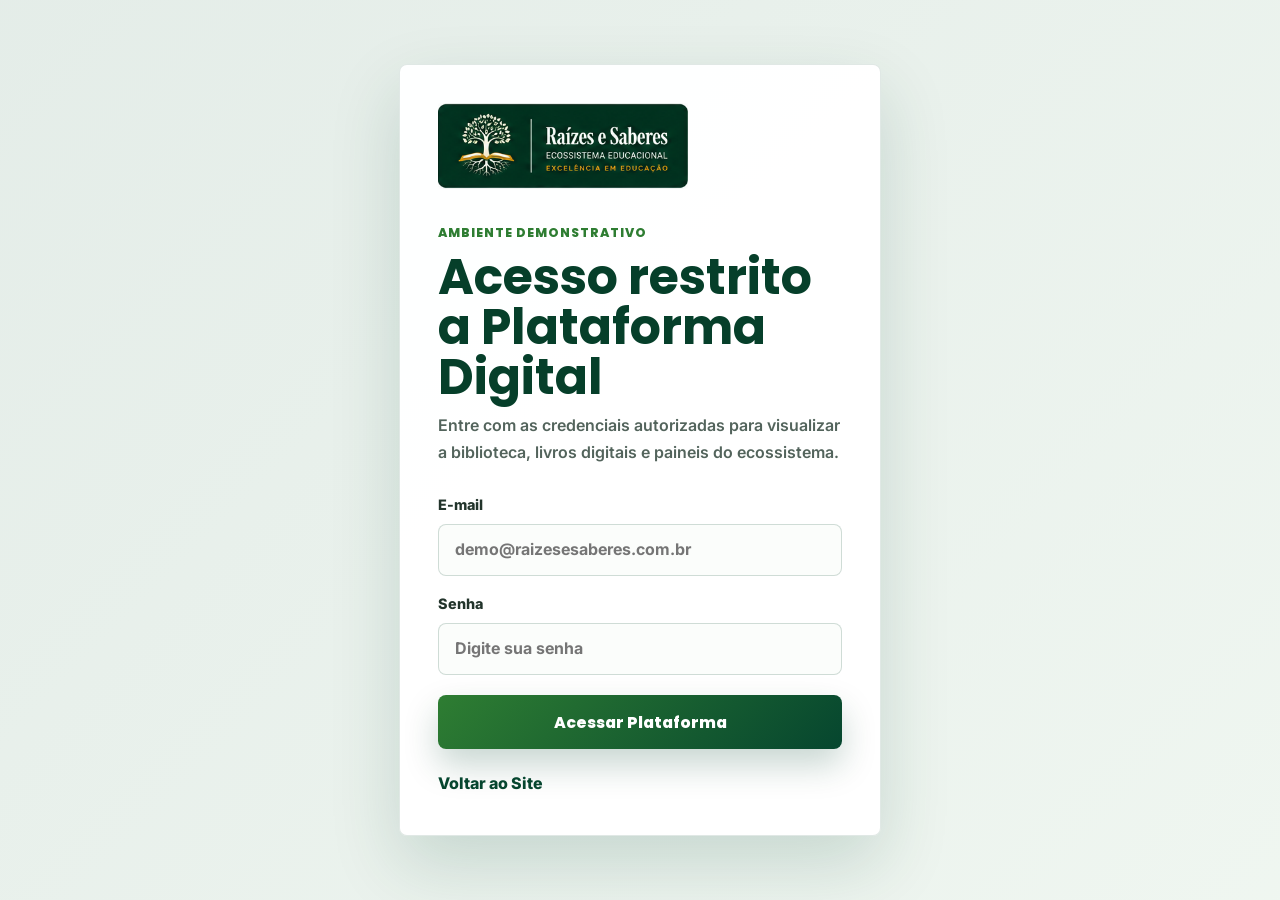
<file: avalia.html>
<!doctype html>
<html lang="pt-BR">
  <head>
    <meta charset="utf-8" />
    <meta name="viewport" content="width=device-width, initial-scale=1" />
    <meta name="description" content="Avalia+ do Ecossistema Educacional Raizes e Saberes." />
    <meta name="theme-color" content="#17235d" />
    <title>Avalia+ | Raizes e Saberes</title>
    <link rel="icon" type="image/png" href="favicon.png" />
    <link rel="apple-touch-icon" href="logo-app.png" />
    <link rel="preconnect" href="https://fonts.googleapis.com" />
    <link rel="preconnect" href="https://fonts.gstatic.com" crossorigin />
    <link href="https://fonts.googleapis.com/css2?family=Inter:wght@400;500;600;700;800&family=Poppins:wght@600;700;800&display=swap" rel="stylesheet" />
    <link rel="stylesheet" href="styles.css" />
    <link rel="stylesheet" href="master-pack.css" />
  </head>
  <body class="master-app">
    <div data-app-page="avalia"></div>
    <script src="app-pages.js?v=auth-login"></script>
    <script src="script.js"></script>
  </body>
</html>
</file>
<file: styles.css>
:root {
  --green: #2e7d32;
  --green-light: #4caf50;
  --green-leaf: #81c784;
  --green-soft: #e8f5e9;
  --gold: #c9a227;
  --blue: #1e88e5;
  --white: #ffffff;
  --bg: #f8fafc;
  --text: #1f2937;
  --muted: #6b7280;
  --line: #e5e7eb;
  --placeholder: #f2f4f7;
  --shadow-sm: 0 10px 26px rgba(15, 23, 42, 0.07);
  --shadow-md: 0 20px 48px rgba(15, 23, 42, 0.1);
  --shadow-lg: 0 34px 90px rgba(15, 23, 42, 0.14);
  --shadow-premium: 0 44px 110px rgba(17, 54, 45, 0.2), 0 16px 42px rgba(15, 23, 42, 0.12);
  --radius-card: 20px;
  --radius-large: 24px;
  --radius-control: 14px;
  --container: 1280px;
}

/* Biblioteca Digital Showroom V1 */
.library-showroom-page {
  min-height: 100vh;
  margin: 0;
  background:
    radial-gradient(circle at 16% 8%, rgba(102, 187, 106, 0.16), transparent 30%),
    radial-gradient(circle at 86% 14%, rgba(212, 175, 55, 0.13), transparent 26%),
    linear-gradient(135deg, #f8fafc 0%, #eef8f0 48%, #f7faf8 100%);
  color: #162033;
  font-family: Inter, system-ui, -apple-system, BlinkMacSystemFont, "Segoe UI", sans-serif;
}

.library-showroom-page * {
  box-sizing: border-box;
}

.showroom-device {
  display: grid;
  grid-template-columns: 272px minmax(0, 1fr);
  width: min(100%, 1560px);
  min-height: 100vh;
  margin: 0 auto;
  background: rgba(248, 250, 252, 0.94);
  border-inline: 1px solid rgba(46, 125, 50, 0.08);
  box-shadow: 0 34px 110px rgba(18, 43, 31, 0.14);
}

.showroom-sidebar {
  position: sticky;
  top: 0;
  display: flex;
  flex-direction: column;
  height: 100vh;
  padding: 26px 20px;
  color: #fff;
  background:
    linear-gradient(180deg, rgba(7, 38, 29, 0.98), rgba(9, 53, 39, 0.98)),
    radial-gradient(circle at top left, rgba(102, 187, 106, 0.2), transparent 38%);
  overflow-y: auto;
}

.showroom-logo {
  display: grid;
  gap: 10px;
  color: #fff;
  text-decoration: none;
}

.showroom-logo img {
  width: 154px;
  height: auto;
  filter: drop-shadow(0 12px 18px rgba(0, 0, 0, 0.2));
}

.showroom-logo-fallback {
  display: none;
  max-width: 154px;
  color: #fff;
  font-family: Poppins, sans-serif;
  font-size: 1.36rem;
  line-height: 1;
  letter-spacing: 0;
}

.showroom-logo span {
  color: rgba(255, 255, 255, 0.72);
  font-family: Poppins, sans-serif;
  font-size: 0.72rem;
  font-weight: 700;
  letter-spacing: 0.16em;
  text-transform: uppercase;
}

.showroom-menu {
  display: grid;
  gap: 8px;
  margin-top: 34px;
}

.showroom-menu a {
  display: flex;
  align-items: center;
  gap: 12px;
  min-height: 46px;
  padding: 10px 12px;
  border-radius: 14px;
  color: rgba(255, 255, 255, 0.82);
  font-weight: 700;
  text-decoration: none;
  transition: transform 180ms ease, background 180ms ease, color 180ms ease;
}

.showroom-menu a:hover,
.showroom-menu a.is-active {
  color: #fff;
  background: linear-gradient(135deg, #2e7d32, #66bb6a);
  box-shadow: 0 16px 34px rgba(46, 125, 50, 0.32);
  transform: translateX(3px);
}

.showroom-menu span {
  display: grid;
  width: 28px;
  height: 28px;
  place-items: center;
  border: 1px solid rgba(255, 255, 255, 0.16);
  border-radius: 9px;
  font-size: 0.68rem;
  font-weight: 800;
}

.showroom-ecosystem-card {
  margin-top: auto;
  padding: 20px;
  border: 1px solid rgba(255, 255, 255, 0.14);
  border-radius: 20px;
  background: linear-gradient(145deg, rgba(255, 255, 255, 0.11), rgba(255, 255, 255, 0.04));
  box-shadow: inset 0 1px 0 rgba(255, 255, 255, 0.08);
}

.showroom-ecosystem-card span {
  color: #d4af37;
  font-size: 0.76rem;
  font-weight: 800;
  letter-spacing: 0.12em;
  text-transform: uppercase;
}

.showroom-ecosystem-card strong {
  display: block;
  margin-top: 10px;
  color: #fff;
  font-family: Poppins, sans-serif;
  font-size: 1.05rem;
  line-height: 1.28;
}

.showroom-ecosystem-card p {
  margin: 10px 0 0;
  color: rgba(255, 255, 255, 0.72);
  font-size: 0.88rem;
  line-height: 1.6;
}

.showroom-main {
  min-width: 0;
}

.showroom-topbar {
  position: sticky;
  top: 0;
  z-index: 20;
  display: grid;
  grid-template-columns: auto minmax(260px, 1fr) auto auto;
  gap: 16px;
  align-items: center;
  padding: 18px 28px;
  border-bottom: 1px solid rgba(31, 41, 55, 0.08);
  background: rgba(255, 255, 255, 0.86);
  backdrop-filter: blur(18px);
  box-shadow: 0 18px 42px rgba(15, 42, 31, 0.08);
}

.showroom-menu-toggle,
.showroom-filter-button {
  height: 44px;
  padding: 0 18px;
  border: 1px solid rgba(46, 125, 50, 0.16);
  border-radius: 14px;
  color: #1f2937;
  background: #fff;
  font-family: Poppins, sans-serif;
  font-weight: 700;
}

.showroom-menu-toggle {
  display: none;
}

.showroom-search {
  position: relative;
  display: block;
}

.showroom-search span {
  position: absolute;
  width: 1px;
  height: 1px;
  overflow: hidden;
  clip: rect(0, 0, 0, 0);
}

.showroom-search input {
  width: 100%;
  min-height: 50px;
  padding: 0 20px;
  border: 1px solid rgba(31, 41, 55, 0.1);
  border-radius: 16px;
  background: #fff;
  box-shadow: 0 12px 28px rgba(15, 42, 31, 0.06);
  color: #1f2937;
  font: 600 0.94rem Inter, sans-serif;
  outline: none;
}

.showroom-search input:focus {
  border-color: rgba(46, 125, 50, 0.4);
  box-shadow: 0 0 0 4px rgba(46, 125, 50, 0.1), 0 12px 28px rgba(15, 42, 31, 0.06);
}

.showroom-top-actions {
  display: flex;
  align-items: center;
  gap: 12px;
}

.showroom-alert {
  display: grid;
  width: 34px;
  height: 34px;
  place-items: center;
  border-radius: 12px;
  color: #fff;
  background: #2e7d32;
  font-weight: 800;
  box-shadow: 0 12px 24px rgba(46, 125, 50, 0.24);
}

.showroom-user {
  display: flex;
  align-items: center;
  gap: 10px;
  min-width: 166px;
}

.showroom-user span {
  display: grid;
  width: 42px;
  height: 42px;
  place-items: center;
  border-radius: 999px;
  color: #fff;
  background: linear-gradient(135deg, #1b5e20, #66bb6a);
  font-family: Poppins, sans-serif;
  font-weight: 800;
}

.showroom-user strong {
  color: #1f2937;
  font-size: 0.82rem;
  line-height: 1.25;
}

.showroom-content {
  padding: 30px 28px 72px;
}

.showroom-title-block {
  margin-bottom: 28px;
}

.showroom-title-block .eyebrow {
  margin: 0 0 8px;
  color: #d4af37;
  font-family: Poppins, sans-serif;
  font-size: 0.76rem;
  font-weight: 800;
  letter-spacing: 0.14em;
  text-transform: uppercase;
}

.showroom-title-block h1 {
  margin: 0;
  color: #142033;
  font-family: Poppins, sans-serif;
  font-size: clamp(2rem, 4vw, 3.1rem);
  letter-spacing: 0;
  line-height: 1.05;
}

.showroom-title-block p {
  margin: 10px 0 0;
  color: #64748b;
  font-weight: 600;
}

.showroom-layout-grid {
  display: grid;
  grid-template-columns: minmax(0, 1fr) 210px;
  gap: 24px;
  align-items: start;
}

.showroom-primary-area {
  display: grid;
  gap: 28px;
  min-width: 0;
}

.showroom-section {
  min-width: 0;
}

.showroom-section-head {
  display: flex;
  align-items: end;
  justify-content: space-between;
  gap: 18px;
  margin-bottom: 16px;
}

.showroom-section-head h2 {
  margin: 0;
  color: #162033;
  font-family: Poppins, sans-serif;
  font-size: 1.28rem;
  letter-spacing: 0;
}

.showroom-section-head p {
  margin: 5px 0 0;
  color: #64748b;
  font-size: 0.92rem;
  font-weight: 600;
}

.showroom-section-head a {
  color: #2e7d32;
  font-weight: 800;
  text-decoration: none;
}

.continue-scroll {
  display: grid;
  grid-auto-columns: minmax(230px, 1fr);
  grid-auto-flow: column;
  gap: 16px;
  overflow-x: auto;
  padding: 4px 4px 18px;
  scroll-snap-type: x mandatory;
}

.continue-card {
  display: grid;
  grid-template-columns: 82px 1fr;
  gap: 14px;
  min-height: 154px;
  padding: 14px;
  border: 1px solid rgba(31, 41, 55, 0.08);
  border-radius: 18px;
  background: rgba(255, 255, 255, 0.95);
  box-shadow: 0 18px 42px rgba(15, 42, 31, 0.1);
  scroll-snap-align: start;
}

.continue-card img {
  width: 82px;
  height: 122px;
  object-fit: contain;
  border-radius: 8px;
  filter: drop-shadow(0 13px 16px rgba(15, 42, 31, 0.2));
}

.continue-card span,
.showroom-book-info span {
  display: inline-flex;
  width: fit-content;
  padding: 6px 10px;
  border-radius: 999px;
  color: #1b5e20;
  background: #e8f5e9;
  font-size: 0.72rem;
  font-weight: 800;
}

.continue-card h3 {
  margin: 8px 0 4px;
  color: #172033;
  font-family: Poppins, sans-serif;
  font-size: 1rem;
}

.continue-card p {
  margin: 0 0 10px;
  color: #64748b;
  font-size: 0.84rem;
  font-weight: 600;
}

.progress-line {
  height: 7px;
  overflow: hidden;
  border-radius: 999px;
  background: rgba(46, 125, 50, 0.12);
}

.progress-line i {
  display: block;
  height: 100%;
  border-radius: inherit;
  background: linear-gradient(90deg, #2e7d32, #66bb6a);
}

.continue-card button,
.showroom-book-info button {
  width: 100%;
  min-height: 34px;
  margin-top: 10px;
  border: 0;
  border-radius: 10px;
  color: #fff;
  background: linear-gradient(135deg, #2e7d32, #1b5e20);
  font-family: Poppins, sans-serif;
  font-size: 0.78rem;
  font-weight: 800;
  box-shadow: 0 12px 24px rgba(46, 125, 50, 0.22);
  cursor: pointer;
}

.collection-grid {
  display: grid;
  grid-template-columns: repeat(6, minmax(128px, 1fr));
  gap: 14px;
}

.collection-card {
  min-height: 118px;
  padding: 18px;
  border: 1px solid rgba(31, 41, 55, 0.06);
  border-radius: 18px;
  box-shadow: 0 14px 34px rgba(15, 42, 31, 0.07);
}

.collection-card span {
  display: grid;
  width: 34px;
  height: 34px;
  place-items: center;
  margin-bottom: 13px;
  border-radius: 11px;
  color: #fff;
  background: #2e7d32;
  font-size: 0.72rem;
  font-weight: 900;
}

.collection-card strong {
  display: block;
  color: #172033;
  font-family: Poppins, sans-serif;
  font-size: 0.92rem;
  line-height: 1.24;
}

.collection-card p {
  margin: 8px 0 0;
  color: #64748b;
  font-size: 0.8rem;
  font-weight: 700;
}

.collection-card.peach { background: #fff3eb; }
.collection-card.green { background: #edf7ff; }
.collection-card.mint { background: #eaf8f0; }
.collection-card.gold { background: #fff8df; }
.collection-card.sage { background: #eff8e9; }
.collection-card.soft { background: #f8eef3; }

.showroom-filters {
  display: flex;
  flex-wrap: wrap;
  gap: 10px;
  padding: 16px;
  border: 1px solid rgba(31, 41, 55, 0.08);
  border-radius: 20px;
  background: rgba(255, 255, 255, 0.82);
  box-shadow: 0 16px 38px rgba(15, 42, 31, 0.06);
}

.library-showroom-page .library-filter {
  min-height: 40px;
  padding: 0 18px;
  border: 1px solid rgba(46, 125, 50, 0.18);
  border-radius: 999px;
  color: #1b5e20;
  background: #fff;
  font-family: Poppins, sans-serif;
  font-size: 0.8rem;
  font-weight: 800;
}

.library-showroom-page .library-filter.is-active {
  color: #fff;
  background: #2e7d32;
  box-shadow: 0 14px 28px rgba(46, 125, 50, 0.25);
}

.book-grid {
  display: grid;
  grid-template-columns: repeat(4, minmax(0, 1fr));
  gap: 18px;
}

.showroom-book-card {
  overflow: hidden;
  border: 1px solid rgba(31, 41, 55, 0.08);
  border-radius: 22px;
  background: #fff;
  box-shadow: 0 18px 46px rgba(15, 42, 31, 0.1);
  transition: transform 180ms ease, box-shadow 180ms ease;
}

.showroom-book-card:hover {
  transform: translateY(-5px);
  box-shadow: 0 28px 62px rgba(15, 42, 31, 0.14);
}

.showroom-book-cover {
  display: grid;
  min-height: 320px;
  padding: 20px;
  place-items: center;
  background:
    radial-gradient(circle at 50% 22%, rgba(102, 187, 106, 0.14), transparent 34%),
    linear-gradient(180deg, #f8fcf8 0%, #edf7f0 100%);
}

.showroom-book-cover img {
  width: 100%;
  max-width: 190px;
  height: 280px;
  object-fit: contain;
  border-radius: 9px;
  filter: drop-shadow(0 24px 22px rgba(15, 42, 31, 0.26));
}

.showroom-book-info {
  display: grid;
  gap: 9px;
  padding: 18px;
}

.showroom-book-info h3 {
  margin: 0;
  color: #162033;
  font-family: Poppins, sans-serif;
  font-size: 1.02rem;
  letter-spacing: 0;
  line-height: 1.22;
}

.showroom-book-info p {
  min-height: 38px;
  margin: 0;
  color: #64748b;
  font-size: 0.9rem;
  font-weight: 600;
  line-height: 1.45;
}

.showroom-right-rail {
  display: grid;
  gap: 18px;
}

.quick-panel,
.ecosystem-panel {
  padding: 20px;
  border: 1px solid rgba(31, 41, 55, 0.08);
  border-radius: 20px;
  background: rgba(255, 255, 255, 0.92);
  box-shadow: 0 18px 42px rgba(15, 42, 31, 0.1);
}

.quick-panel h2,
.ecosystem-panel h2 {
  margin: 0 0 14px;
  color: #162033;
  font-family: Poppins, sans-serif;
  font-size: 1rem;
}

.quick-panel a {
  display: block;
  padding: 11px 0;
  border-top: 1px solid rgba(31, 41, 55, 0.06);
  color: #3f4a5d;
  font-weight: 700;
  text-decoration: none;
}

.ecosystem-panel {
  color: #fff;
  background:
    radial-gradient(circle at top right, rgba(212, 175, 55, 0.35), transparent 32%),
    linear-gradient(145deg, #0d3b2d, #2e7d32);
}

.ecosystem-panel span {
  display: grid;
  width: 48px;
  height: 48px;
  place-items: center;
  border-radius: 16px;
  color: #123025;
  background: #d4af37;
  font-family: Poppins, sans-serif;
  font-weight: 900;
}

.ecosystem-panel h2 {
  margin-top: 16px;
  color: #fff;
}

.ecosystem-panel p {
  color: rgba(255, 255, 255, 0.78);
  font-size: 0.9rem;
  line-height: 1.6;
}

.ecosystem-panel a {
  display: inline-flex;
  justify-content: center;
  width: 100%;
  margin-top: 8px;
  padding: 12px 14px;
  border-radius: 12px;
  color: #123025;
  background: #fff;
  font-family: Poppins, sans-serif;
  font-weight: 800;
  text-decoration: none;
}

.showroom-empty {
  padding: 18px;
  border-radius: 18px;
  color: #8a5a00;
  background: #fff8df;
  font-weight: 700;
}

.library-showroom-page .library-card.is-hidden,
.library-showroom-page .library-shelf.is-hidden {
  display: none;
}

.showroom-mobile-nav {
  display: none;
}

@media (max-width: 1240px) {
  .showroom-device {
    grid-template-columns: 230px minmax(0, 1fr);
  }

  .showroom-sidebar {
    padding: 22px 16px;
  }

  .showroom-logo img {
    width: 134px;
  }

  .showroom-layout-grid {
    grid-template-columns: 1fr;
  }

  .showroom-right-rail {
    grid-template-columns: 1fr 1fr;
  }

  .collection-grid {
    grid-template-columns: repeat(3, minmax(0, 1fr));
  }

  .book-grid {
    grid-template-columns: repeat(3, minmax(0, 1fr));
  }
}

@media (max-width: 920px) {
  .showroom-device {
    display: block;
  }

  .showroom-sidebar {
    display: none;
  }

  .showroom-topbar {
    grid-template-columns: auto minmax(0, 1fr) auto;
    padding: 14px 16px;
  }

  .showroom-menu-toggle {
    display: inline-flex;
    align-items: center;
  }

  .showroom-top-actions {
    display: none;
  }

  .showroom-content {
    padding: 24px 16px 100px;
  }

  .book-grid {
    grid-template-columns: repeat(2, minmax(0, 1fr));
  }
}

@media (max-width: 680px) {
  .library-showroom-page {
    background: #f8fafc;
  }

  .showroom-topbar {
    grid-template-columns: auto 1fr auto;
    gap: 10px;
  }

  .showroom-menu-toggle,
  .showroom-filter-button {
    min-width: 0;
    height: 40px;
    padding: 0 12px;
    font-size: 0.76rem;
  }

  .showroom-search input {
    min-height: 42px;
    padding: 0 12px;
    font-size: 0.82rem;
  }

  .showroom-title-block h1 {
    font-size: 2rem;
  }

  .showroom-section-head {
    align-items: flex-start;
    flex-direction: column;
  }

  .continue-scroll {
    grid-auto-columns: 250px;
  }

  .collection-grid {
    grid-template-columns: repeat(2, minmax(0, 1fr));
  }

  .showroom-right-rail {
    grid-template-columns: 1fr;
  }

  .book-grid {
    grid-template-columns: 1fr;
  }

  .showroom-book-cover {
    min-height: 390px;
  }

  .showroom-book-cover img {
    max-width: 230px;
    height: 340px;
  }

  .showroom-mobile-nav {
    position: fixed;
    right: 12px;
    bottom: 12px;
    left: 12px;
    z-index: 40;
    display: grid;
    grid-template-columns: repeat(5, 1fr);
    gap: 4px;
    padding: 8px;
    border: 1px solid rgba(31, 41, 55, 0.08);
    border-radius: 22px;
    background: rgba(255, 255, 255, 0.94);
    box-shadow: 0 18px 44px rgba(15, 42, 31, 0.16);
    backdrop-filter: blur(16px);
  }

  .showroom-mobile-nav a {
    display: grid;
    min-height: 40px;
    place-items: center;
    border-radius: 15px;
    color: #64748b;
    font-size: 0.72rem;
    font-weight: 800;
    text-decoration: none;
  }

  .showroom-mobile-nav a.is-active {
    color: #fff;
    background: #2e7d32;
  }
}

/* Biblioteca Digital Premium V1 */
.premium-library-page {
  min-height: 100vh;
  background:
    radial-gradient(circle at 7% 10%, rgba(232, 245, 233, 0.95), transparent 26rem),
    radial-gradient(circle at 92% 6%, rgba(212, 175, 55, 0.13), transparent 30rem),
    linear-gradient(135deg, #f8fafc 0%, #ffffff 45%, #edf7ef 100%);
}

.library-app-shell {
  display: grid;
  grid-template-columns: 292px minmax(0, 1fr);
  gap: 28px;
  width: min(1480px, calc(100% - 48px));
  margin: 0 auto;
  padding: 138px 0 56px;
}

.library-sidebar {
  position: sticky;
  top: 132px;
  align-self: start;
  display: grid;
  gap: 18px;
  max-height: calc(100vh - 156px);
  overflow: auto;
  padding: 22px;
  border: 1px solid rgba(229, 231, 235, 0.94);
  border-radius: 32px;
  background:
    radial-gradient(circle at 20% 0%, rgba(102, 187, 106, 0.16), transparent 15rem),
    rgba(255, 255, 255, 0.88);
  box-shadow: 0 34px 90px rgba(17, 54, 45, 0.12);
  backdrop-filter: blur(18px);
}

.library-sidebar-brand {
  display: grid;
  grid-template-columns: 74px 1fr;
  gap: 14px;
  align-items: center;
}

.library-sidebar-brand img {
  width: 74px;
  height: auto;
}

.library-sidebar-brand strong,
.library-sidebar-brand span {
  display: block;
}

.library-sidebar-brand strong {
  color: var(--text);
  font-family: Poppins, Inter, system-ui, sans-serif;
  font-size: 1rem;
  line-height: 1.15;
}

.library-sidebar-brand span {
  margin-top: 4px;
  color: var(--muted);
  font-size: 0.82rem;
  font-weight: 700;
}

.library-side-nav {
  display: grid;
  gap: 8px;
  padding: 10px 0;
}

.library-side-nav a {
  display: flex;
  align-items: center;
  min-height: 46px;
  padding: 0 14px;
  border-radius: 15px;
  color: #475569;
  font-family: Poppins, Inter, system-ui, sans-serif;
  font-size: 0.88rem;
  font-weight: 800;
  text-decoration: none;
  transition: background 0.22s ease, color 0.22s ease, transform 0.22s ease;
}

.library-side-nav a:hover,
.library-side-nav a.is-active {
  color: var(--green);
  background: var(--green-soft);
  transform: translateX(2px);
}

.library-institutional-card {
  display: grid;
  gap: 10px;
  padding: 20px;
  border: 1px solid rgba(46, 125, 50, 0.16);
  border-radius: 24px;
  background:
    linear-gradient(145deg, rgba(46, 125, 50, 0.94), rgba(8, 64, 45, 0.96)),
    var(--green);
  box-shadow: 0 28px 62px rgba(17, 54, 45, 0.2);
}

.library-institutional-card span {
  color: rgba(255, 255, 255, 0.78);
  font-size: 0.72rem;
  font-weight: 900;
  letter-spacing: 0.1em;
  text-transform: uppercase;
}

.library-institutional-card strong {
  color: var(--white);
  font-family: Poppins, Inter, system-ui, sans-serif;
  font-size: 1.12rem;
  line-height: 1.25;
}

.library-institutional-card p {
  margin: 0;
  color: rgba(255, 255, 255, 0.76);
  font-size: 0.9rem;
  line-height: 1.55;
}

.library-sidebar-metrics {
  display: grid;
  grid-template-columns: 1fr 1fr;
  gap: 10px;
}

.library-sidebar-metrics div {
  padding: 16px 12px;
  border: 1px solid rgba(46, 125, 50, 0.12);
  border-radius: 18px;
  background: rgba(255, 255, 255, 0.8);
}

.library-sidebar-metrics strong,
.library-sidebar-metrics span {
  display: block;
}

.library-sidebar-metrics strong {
  color: var(--green);
  font-family: Poppins, Inter, system-ui, sans-serif;
  font-size: 1.8rem;
  line-height: 1;
}

.library-sidebar-metrics span {
  margin-top: 8px;
  color: var(--muted);
  font-size: 0.78rem;
  font-weight: 800;
}

.library-content {
  min-width: 0;
}

.library-topbar {
  position: sticky;
  z-index: 14;
  top: 132px;
  display: grid;
  grid-template-columns: minmax(260px, 0.85fr) minmax(0, 1.15fr);
  gap: 18px;
  align-items: end;
  margin-bottom: 22px;
  padding: 18px;
  border: 1px solid rgba(229, 231, 235, 0.94);
  border-radius: 28px;
  background: rgba(255, 255, 255, 0.9);
  box-shadow: 0 20px 54px rgba(15, 23, 42, 0.08);
  backdrop-filter: blur(18px);
}

.library-command-center {
  display: grid;
  grid-template-columns: minmax(0, 0.92fr) minmax(420px, 0.8fr);
  gap: clamp(28px, 4vw, 64px);
  align-items: center;
  overflow: hidden;
  margin-bottom: 30px;
  padding: clamp(34px, 5vw, 60px);
  border: 1px solid rgba(229, 231, 235, 0.94);
  border-radius: 36px;
  background:
    radial-gradient(circle at 84% 10%, rgba(102, 187, 106, 0.18), transparent 20rem),
    linear-gradient(135deg, rgba(255, 255, 255, 0.96), rgba(248, 250, 252, 0.96));
  box-shadow: var(--shadow-premium);
}

.library-command-copy h1 {
  max-width: 760px;
  margin: 0;
  color: var(--text);
  font-size: clamp(2.5rem, 4.8vw, 5rem);
  line-height: 1.01;
}

.library-command-copy p:not(.eyebrow) {
  max-width: 670px;
  margin: 22px 0 0;
  color: var(--muted);
  font-size: clamp(1rem, 1.5vw, 1.18rem);
  line-height: 1.75;
}

.library-command-actions {
  display: flex;
  flex-wrap: wrap;
  gap: 14px;
  margin-top: 30px;
}

.library-featured-stack {
  position: relative;
  min-height: 500px;
}

.library-featured-stack img {
  position: absolute;
  width: min(54%, 300px);
  height: auto;
  border-radius: 18px;
  box-shadow:
    0 44px 90px rgba(17, 54, 45, 0.24),
    0 14px 32px rgba(15, 23, 42, 0.18);
}

.library-featured-stack img:nth-child(1) {
  right: 4%;
  bottom: 0;
  z-index: 3;
  transform: rotate(4deg);
}

.library-featured-stack img:nth-child(2) {
  top: 0;
  left: 0;
  z-index: 2;
  transform: rotate(-5deg);
}

.library-featured-stack img:nth-child(3) {
  top: 78px;
  right: 28%;
  z-index: 1;
  opacity: 0.92;
  transform: rotate(1deg);
}

.library-shelf {
  display: grid;
  gap: 18px;
  margin-top: 28px;
  padding: clamp(22px, 3vw, 32px);
  border: 1px solid rgba(229, 231, 235, 0.94);
  border-radius: 34px;
  background: rgba(255, 255, 255, 0.84);
  box-shadow: 0 28px 84px rgba(17, 54, 45, 0.09);
}

.library-shelf.is-hidden {
  display: none;
}

.library-shelf-heading {
  display: grid;
  grid-template-columns: minmax(0, 0.34fr) minmax(0, 0.76fr) minmax(280px, 0.7fr);
  gap: 18px;
  align-items: end;
  padding-bottom: 8px;
}

.library-shelf-heading span {
  color: var(--gold);
  font-family: Poppins, Inter, system-ui, sans-serif;
  font-size: 0.76rem;
  font-weight: 900;
  letter-spacing: 0.12em;
  text-transform: uppercase;
}

.library-shelf-heading h2 {
  margin: 0;
  color: var(--text);
  font-size: clamp(1.8rem, 3vw, 3rem);
  line-height: 1;
}

.library-shelf-heading p {
  margin: 0;
  color: var(--muted);
  font-size: 0.98rem;
  line-height: 1.55;
}

.library-rail {
  display: grid;
  grid-template-columns: repeat(4, minmax(0, 1fr));
  gap: 20px;
}

.premium-library-page .library-card {
  border-radius: 26px;
  background: rgba(255, 255, 255, 0.98);
  box-shadow: 0 18px 48px rgba(15, 23, 42, 0.08);
}

.premium-library-page .library-cover {
  min-height: 430px;
  padding: 24px 18px;
  background:
    radial-gradient(circle at 50% 12%, rgba(232, 245, 233, 0.92), transparent 16rem),
    linear-gradient(180deg, #ffffff, #f3f8f5);
}

.premium-library-page .library-cover.has-cover img {
  width: auto;
  max-width: min(92%, 300px);
  max-height: 380px;
  object-fit: contain;
  border-radius: 14px;
  box-shadow:
    0 34px 68px rgba(31, 41, 55, 0.22),
    0 12px 26px rgba(17, 54, 45, 0.14);
}

.premium-library-page .library-card-body {
  padding: 20px 22px 22px;
}

.premium-library-page .library-card h3 {
  font-size: 1.12rem;
}

.library-tag.emerald {
  color: #0f5132;
  background: rgba(46, 125, 50, 0.12);
}

.library-footer {
  width: min(1480px, calc(100% - 48px));
}

@media (max-width: 1180px) {
  .library-app-shell {
    grid-template-columns: 250px minmax(0, 1fr);
    gap: 20px;
  }

  .library-command-center {
    grid-template-columns: 1fr;
  }

  .library-featured-stack {
    min-height: 420px;
  }

  .library-rail {
    grid-template-columns: repeat(2, minmax(0, 1fr));
  }

  .premium-library-page .library-cover.has-cover img {
    max-height: 360px;
  }
}

@media (max-width: 980px) {
  .library-app-shell {
    display: block;
    width: min(100% - 40px, var(--container));
  }

  .library-sidebar {
    position: static;
    grid-template-columns: 1fr;
    max-height: none;
    margin-bottom: 20px;
  }

  .library-side-nav {
    grid-template-columns: repeat(4, minmax(0, 1fr));
  }

  .library-side-nav a {
    justify-content: center;
    text-align: center;
  }

  .library-topbar {
    position: static;
    grid-template-columns: 1fr;
  }

  .library-shelf-heading {
    grid-template-columns: 1fr;
  }
}

@media (max-width: 620px) {
  .library-app-shell {
    width: min(100% - 28px, var(--container));
    padding-top: 112px;
    padding-bottom: 34px;
  }

  .library-sidebar {
    padding: 16px;
    border-radius: 24px;
  }

  .library-sidebar-brand {
    grid-template-columns: 58px 1fr;
  }

  .library-sidebar-brand img {
    width: 58px;
  }

  .library-side-nav {
    display: none;
  }

  .library-sidebar-metrics {
    grid-template-columns: 1fr 1fr;
  }

  .library-command-center {
    padding: 26px 18px;
    border-radius: 28px;
  }

  .library-command-copy h1 {
    font-size: 2.55rem;
  }

  .library-command-actions {
    display: grid;
  }

  .library-featured-stack {
    min-height: 330px;
  }

  .library-featured-stack img {
    width: min(56%, 220px);
    border-radius: 14px;
  }

  .library-featured-stack img:nth-child(3) {
    right: 22%;
  }

  .library-filters {
    justify-content: stretch;
  }

  .library-filter {
    flex: 1 1 calc(50% - 8px);
  }

  .library-shelf {
    padding: 18px;
    border-radius: 26px;
  }

  .library-rail {
    grid-template-columns: 1fr;
  }

  .premium-library-page .library-cover {
    min-height: 430px;
  }

  .premium-library-page .library-cover.has-cover img {
    max-height: 370px;
  }
}

* {
  box-sizing: border-box;
}

html {
  scroll-behavior: smooth;
}

body {
  margin: 0;
  color: var(--text);
  background:
    radial-gradient(circle at 10% 6%, rgba(232, 245, 233, 0.9), transparent 33rem),
    radial-gradient(circle at 88% 10%, rgba(30, 136, 229, 0.11), transparent 30rem),
    radial-gradient(circle at 54% 46%, rgba(212, 175, 55, 0.07), transparent 34rem),
    var(--bg);
  font-family: Inter, system-ui, -apple-system, BlinkMacSystemFont, "Segoe UI", sans-serif;
  line-height: 1.6;
}

body.modal-open {
  overflow: hidden;
}

a {
  color: inherit;
  text-decoration: none;
}

img {
  display: block;
  max-width: 100%;
}

h1,
h2,
h3,
.button,
.site-nav {
  font-family: Poppins, Inter, system-ui, sans-serif;
}

h1,
h2,
h3,
p {
  overflow-wrap: anywhere;
}

h1,
h2,
h3 {
  margin-top: 0;
  color: var(--text);
  font-weight: 700;
  letter-spacing: 0;
}

.site-header {
  position: fixed;
  z-index: 30;
  top: 18px;
  right: max(20px, calc((100vw - var(--container)) / 2));
  left: max(20px, calc((100vw - var(--container)) / 2));
  display: flex;
  align-items: center;
  justify-content: space-between;
  gap: 22px;
  min-height: 98px;
  padding: 12px 14px 12px 22px;
  border: 1px solid rgba(229, 231, 235, 0.92);
  border-radius: var(--radius-large);
  color: var(--text);
  background: rgba(255, 255, 255, 0.9);
  box-shadow: 0 18px 46px rgba(15, 23, 42, 0.08);
  backdrop-filter: blur(18px);
  transition: box-shadow 0.3s ease, background 0.3s ease, transform 0.3s ease;
}

.site-header.is-scrolled,
.site-header.is-open {
  background: rgba(255, 255, 255, 0.98);
  box-shadow: 0 24px 58px rgba(15, 23, 42, 0.12);
}

.brand {
  display: inline-flex;
  align-items: center;
  width: 236px;
  min-width: 236px;
}

.brand img {
  width: 100%;
  max-height: 82px;
  height: auto;
  object-fit: contain;
}

.brand-fallback {
  color: #063f2f;
  font-family: Poppins, Inter, system-ui, sans-serif;
  font-size: 1.35rem;
  font-weight: 800;
  line-height: 1;
}

.site-nav {
  display: flex;
  align-items: center;
  justify-content: center;
  gap: clamp(12px, 1.6vw, 24px);
  font-size: 0.86rem;
  font-weight: 700;
}

.site-nav a {
  position: relative;
  color: var(--text);
  opacity: 0.86;
  transition: opacity 0.2s ease;
}

.site-nav a::after {
  position: absolute;
  right: 0;
  bottom: -9px;
  left: 0;
  height: 2px;
  border-radius: 999px;
  background: var(--green);
  content: "";
  opacity: 0;
  transform: scaleX(0.45);
  transition: transform 0.2s ease, opacity 0.2s ease;
}

.site-nav a:hover,
.site-nav a:focus-visible {
  opacity: 1;
}

.site-nav a.nav-platform-link {
  min-height: 38px;
  padding: 0 14px;
  border-radius: 8px;
  color: #fff;
  background: var(--green);
  opacity: 1;
  display: inline-flex;
  align-items: center;
  box-shadow: 0 12px 26px rgba(46, 125, 50, 0.2);
}

.site-nav a.nav-platform-link::after {
  display: none;
}

.site-nav a.nav-platform-link:hover,
.site-nav a.nav-platform-link:focus-visible {
  background: #1b6f2a;
}

.site-nav a:hover::after,
.site-nav a:focus-visible::after {
  opacity: 1;
  transform: scaleX(1);
}

.menu-button {
  display: none;
  width: 44px;
  height: 44px;
  padding: 10px;
  border: 1px solid var(--line);
  border-radius: var(--radius-control);
  color: var(--text);
  background: var(--white);
}

.menu-button span {
  display: block;
  height: 2px;
  margin: 5px 0;
  border-radius: 999px;
  background: currentColor;
}

.button {
  display: inline-flex;
  min-height: 52px;
  align-items: center;
  justify-content: center;
  padding: 0 24px;
  border: 1px solid transparent;
  border-radius: var(--radius-control);
  font-weight: 700;
  cursor: pointer;
  transition:
    background 0.24s ease,
    border-color 0.24s ease,
    box-shadow 0.24s ease,
    color 0.24s ease,
    transform 0.24s ease;
}

.button:hover,
.button:focus-visible {
  transform: translateY(-2px);
}

.button.primary {
  color: var(--white);
  background:
    linear-gradient(135deg, rgba(255, 255, 255, 0.12), transparent 44%),
    linear-gradient(135deg, #2e7d32, #1f6f2b);
  box-shadow:
    0 18px 34px rgba(46, 125, 50, 0.28),
    inset 0 1px 0 rgba(255, 255, 255, 0.18);
}

.button.primary:hover,
.button.primary:focus-visible {
  background:
    linear-gradient(135deg, rgba(255, 255, 255, 0.16), transparent 44%),
    linear-gradient(135deg, #348a39, #1d6428);
  box-shadow:
    0 24px 46px rgba(46, 125, 50, 0.34),
    inset 0 1px 0 rgba(255, 255, 255, 0.2);
}

.button.secondary {
  color: var(--green);
  border-color: rgba(46, 125, 50, 0.42);
  background: var(--white);
}

.button.secondary:hover,
.button.secondary:focus-visible {
  color: var(--white);
  background: var(--green);
}

.button.secondary.light {
  color: var(--white);
  border-color: rgba(255, 255, 255, 0.56);
  background: rgba(255, 255, 255, 0.08);
}

.button.secondary.light:hover,
.button.secondary.light:focus-visible {
  color: #123c31;
  background: var(--white);
  box-shadow: 0 18px 34px rgba(255, 255, 255, 0.12);
}

.nav-cta {
  min-height: 46px;
  padding: 0 18px;
  white-space: nowrap;
}

.hero {
  position: relative;
  display: grid;
  min-height: 100vh;
  grid-template-columns: minmax(0, 0.96fr) minmax(360px, 1.04fr);
  gap: clamp(48px, 6vw, 92px);
  align-items: center;
  width: min(var(--container), calc(100% - 40px));
  margin: 0 auto;
  padding: 184px 0 126px;
}

.hero::before {
  position: absolute;
  top: 116px;
  right: -38px;
  bottom: 90px;
  left: 42%;
  z-index: -2;
  border-radius: 44px;
  background:
    linear-gradient(135deg, rgba(255, 255, 255, 0.94), rgba(232, 245, 233, 0.82)),
    radial-gradient(circle at 82% 18%, rgba(129, 199, 132, 0.32), transparent 38%),
    radial-gradient(circle at 12% 90%, rgba(201, 162, 39, 0.1), transparent 38%);
  box-shadow: 0 46px 120px rgba(31, 41, 55, 0.09);
  content: "";
}

.hero::after {
  position: absolute;
  top: 18%;
  right: 6%;
  z-index: -1;
  width: 360px;
  height: 360px;
  border: 1px solid rgba(46, 125, 50, 0.08);
  border-radius: 999px;
  background:
    radial-gradient(ellipse at 50% 0%, rgba(46, 125, 50, 0.08) 0 16%, transparent 17%),
    radial-gradient(ellipse at 20% 34%, rgba(129, 199, 132, 0.09) 0 13%, transparent 14%),
    radial-gradient(ellipse at 80% 34%, rgba(201, 162, 39, 0.1) 0 13%, transparent 14%),
    radial-gradient(ellipse at 34% 72%, rgba(46, 125, 50, 0.08) 0 12%, transparent 13%),
    radial-gradient(ellipse at 66% 72%, rgba(129, 199, 132, 0.08) 0 12%, transparent 13%);
  content: "";
  opacity: 0.66;
  transform: rotate(-12deg);
}

.hero-content {
  position: relative;
  max-width: 700px;
}

.hero-content::after {
  position: absolute;
  right: -84px;
  bottom: -48px;
  z-index: -1;
  width: 220px;
  height: 160px;
  background:
    radial-gradient(ellipse at 42% 18%, rgba(46, 125, 50, 0.08) 0 18%, transparent 19%),
    radial-gradient(ellipse at 62% 42%, rgba(201, 162, 39, 0.08) 0 13%, transparent 14%),
    linear-gradient(120deg, transparent 0 46%, rgba(46, 125, 50, 0.08) 47% 49%, transparent 50%),
    linear-gradient(36deg, transparent 0 48%, rgba(46, 125, 50, 0.07) 49% 51%, transparent 52%);
  content: "";
  opacity: 0.62;
  pointer-events: none;
}

.placeholder-chip {
  display: inline-grid;
  min-width: 148px;
  min-height: 54px;
  place-items: center;
  margin-bottom: 34px;
  padding: 14px 22px;
  border: 1.5px dashed #cbd5e1;
  border-radius: 18px;
  color: var(--muted);
  background: var(--placeholder);
  font-family: Poppins, Inter, system-ui, sans-serif;
  font-size: 0.86rem;
  font-weight: 700;
}

.trust-badge {
  display: inline-flex;
  align-items: center;
  max-width: 100%;
  margin-bottom: 34px;
  padding: 12px 18px;
  border: 1px solid rgba(46, 125, 50, 0.16);
  border-radius: 999px;
  color: #245d2a;
  background:
    linear-gradient(135deg, rgba(255, 255, 255, 0.94), rgba(232, 245, 233, 0.82));
  box-shadow: 0 14px 34px rgba(46, 125, 50, 0.12);
  font-family: Poppins, Inter, system-ui, sans-serif;
  font-size: 0.84rem;
  font-weight: 800;
}

.trust-badge::before {
  display: inline-block;
  width: 8px;
  height: 8px;
  flex: 0 0 auto;
  margin-right: 10px;
  border-radius: 999px;
  background: var(--gold);
  box-shadow: 0 0 0 6px rgba(212, 175, 55, 0.12);
  content: "";
}

.eyebrow {
  margin: 0 0 14px;
  color: var(--gold);
  font-family: Poppins, Inter, system-ui, sans-serif;
  font-size: 0.78rem;
  font-weight: 700;
  letter-spacing: 0.12em;
  text-transform: uppercase;
}

.hero h1 {
  margin: 0;
  max-width: 650px;
  font-size: clamp(2.9rem, 4.85vw, 4.28rem);
  line-height: 1.02;
}

.hero-text {
  max-width: 650px;
  margin: 18px 0 0;
  color: var(--green);
  font-size: clamp(1.14rem, 2vw, 1.5rem);
  font-weight: 700;
}

.hero-copy {
  max-width: 620px;
  margin: 20px 0 0;
  color: var(--muted);
  font-size: 1.08rem;
}

.hero-actions {
  display: flex;
  flex-wrap: wrap;
  gap: 14px;
  margin-top: 34px;
}

.hero-primary-cta {
  min-width: 232px;
}

.hero-indicators {
  display: grid;
  grid-template-columns: repeat(4, minmax(0, 1fr));
  gap: 14px;
  margin-top: 38px;
}

.hero-indicators div {
  min-height: 124px;
  padding: 18px;
  border: 1px solid rgba(229, 231, 235, 0.96);
  border-radius: var(--radius-card);
  background: rgba(255, 255, 255, 0.92);
  box-shadow: 0 18px 38px rgba(31, 41, 55, 0.09);
  transition: box-shadow 0.24s ease, transform 0.24s ease;
}

.hero-indicators div:hover {
  box-shadow: 0 24px 54px rgba(31, 41, 55, 0.13);
  transform: translateY(-4px);
}

.hero-indicators strong,
.hero-indicators span {
  display: block;
}

.hero-indicators strong {
  color: var(--green);
  font-family: Poppins, Inter, system-ui, sans-serif;
  font-size: 0.92rem;
  font-weight: 700;
}

.hero-indicators span {
  margin-top: 6px;
  color: var(--muted);
  font-size: 0.78rem;
  line-height: 1.4;
}

.hero-visual {
  position: relative;
  min-width: 0;
  transform: translateY(-4px);
}

.hero-visual::before {
  position: absolute;
  inset: 7% -1% -4% -1%;
  z-index: -1;
  border-radius: 40px;
  background:
    radial-gradient(circle at 24% 22%, rgba(46, 125, 50, 0.14), transparent 28%),
    radial-gradient(circle at 86% 18%, rgba(201, 162, 39, 0.12), transparent 24%),
    radial-gradient(circle at 56% 88%, rgba(30, 136, 229, 0.09), transparent 34%);
  content: "";
  filter: blur(22px);
}

.mockup-shell {
  overflow: hidden;
  border: 1px solid rgba(255, 255, 255, 0.86);
  border-radius: 34px;
  background: var(--white);
  box-shadow:
    var(--shadow-premium),
    0 2px 0 rgba(255, 255, 255, 0.72) inset;
  transform: scale(1.025);
  transform-origin: center;
  transition: transform 0.3s ease, box-shadow 0.3s ease;
}

.mockup-shell:hover {
  box-shadow:
    0 54px 130px rgba(17, 54, 45, 0.24),
    0 18px 46px rgba(15, 23, 42, 0.14),
    0 2px 0 rgba(255, 255, 255, 0.78) inset;
  transform: scale(1.035) translateY(-3px);
}

.hero-mockup-image {
  width: 100%;
  height: auto;
  object-fit: contain;
  object-position: center;
}

.mockup-topbar {
  display: flex;
  gap: 8px;
  padding: 18px 20px;
  border-bottom: 1px solid var(--line);
  background: #fbfdff;
}

.mockup-topbar span {
  width: 10px;
  height: 10px;
  border-radius: 999px;
  background: #cbd5e1;
}

.mockup-topbar span:nth-child(1) {
  background: #ef6f61;
}

.mockup-topbar span:nth-child(2) {
  background: var(--gold);
}

.mockup-topbar span:nth-child(3) {
  background: var(--green-light);
}

.section {
  width: min(var(--container), calc(100% - 40px));
  margin: 0 auto;
  padding: 132px 0;
  scroll-margin-top: 190px;
}

.section-heading {
  max-width: 780px;
}

.section-heading.centered {
  margin: 0 auto;
  text-align: center;
}

.section h2 {
  margin: 0;
  font-size: clamp(2.05rem, 4vw, 3.35rem);
  line-height: 1.08;
}

.section p {
  color: var(--muted);
  font-size: 1.05rem;
}

.intro {
  padding-top: 124px;
}

.solution-grid {
  display: grid;
  grid-template-columns: repeat(4, minmax(0, 1fr));
  gap: 24px;
  margin-top: 40px;
}

.solution-card,
.book-card,
.contact-form {
  border: 1px solid rgba(229, 231, 235, 0.9);
  border-radius: var(--radius-card);
  background: var(--white);
  box-shadow: var(--shadow-md);
  transition: box-shadow 0.26s ease, transform 0.26s ease, border-color 0.26s ease;
}

.solution-card:hover,
.book-card:hover {
  box-shadow: var(--shadow-lg);
  border-color: rgba(46, 125, 50, 0.16);
  transform: translateY(-6px);
}

.solution-card {
  min-height: 248px;
  padding: 32px;
}

.icon {
  display: grid;
  width: 48px;
  height: 48px;
  place-items: center;
  border-radius: 15px;
  color: var(--white);
  background: var(--green);
  font-family: Poppins, Inter, system-ui, sans-serif;
  font-size: 0.84rem;
  font-weight: 700;
}

.solution-card:nth-child(2) .icon {
  background: var(--blue);
}

.solution-card:nth-child(3) .icon {
  background: var(--gold);
}

.solution-card:nth-child(4) .icon {
  background: var(--green-light);
}

.solution-card h3 {
  margin: 22px 0 10px;
  font-size: 1.2rem;
}

.solution-card p {
  margin: 0;
  font-size: 0.98rem;
}

.soft-section {
  width: 100%;
  max-width: none;
  padding-right: max(20px, calc((100vw - var(--container)) / 2));
  padding-left: max(20px, calc((100vw - var(--container)) / 2));
  background:
    radial-gradient(circle at 8% 18%, rgba(255, 255, 255, 0.88), transparent 24rem),
    linear-gradient(180deg, var(--white), var(--green-soft));
}

.infantil-section {
  position: relative;
  overflow: hidden;
  padding-top: 108px;
  padding-bottom: 128px;
}

.infantil-section .section-heading {
  position: relative;
  z-index: 1;
  max-width: 880px;
  margin-bottom: 36px;
}

.infantil-section h2 {
  font-size: clamp(2rem, 3.35vw, 3rem);
}

.infantil-section::before {
  position: absolute;
  top: 18%;
  right: max(20px, calc((100vw - var(--container)) / 2));
  width: 360px;
  height: 360px;
  border-radius: 999px;
  background:
    radial-gradient(ellipse at 50% 10%, rgba(46, 125, 50, 0.08) 0 14%, transparent 15%),
    radial-gradient(ellipse at 24% 46%, rgba(129, 199, 132, 0.08) 0 12%, transparent 13%),
    radial-gradient(ellipse at 78% 42%, rgba(201, 162, 39, 0.08) 0 12%, transparent 13%);
  content: "";
  opacity: 0.8;
  pointer-events: none;
  transform: rotate(12deg);
}

.split {
  display: grid;
  grid-template-columns: 0.85fr 1.15fr;
  gap: 58px;
  align-items: center;
}

.collection-list {
  display: grid;
  gap: 24px;
}

.book-grid-preview {
  grid-template-columns: repeat(2, minmax(0, 1fr));
}

.infantil-books {
  position: relative;
  z-index: 1;
  grid-template-columns: repeat(4, minmax(0, 1fr));
  width: min(1120px, 100%);
  margin: 0 auto;
}

.book-card {
  position: relative;
  overflow: hidden;
  padding: 18px;
}

.book-card h3 {
  margin: 18px 0 6px;
  font-size: 1.04rem;
}

.book-card p {
  margin: 0;
  font-size: 0.9rem;
}

.book-cover-frame {
  display: grid;
  min-height: 360px;
  place-items: center;
  border-radius: 18px;
  background:
    radial-gradient(circle at 50% 18%, rgba(232, 245, 233, 0.92), transparent 18rem),
    linear-gradient(180deg, rgba(255, 255, 255, 0.96), rgba(248, 250, 252, 0.98));
}

.book-cover-frame img {
  width: min(86%, 250px);
  height: auto;
  border-radius: 10px;
  box-shadow:
    0 22px 42px rgba(31, 41, 55, 0.18),
    0 8px 18px rgba(17, 54, 45, 0.12);
  transform: translateY(-2px);
  transition: transform 0.28s ease, box-shadow 0.28s ease;
}

.book-card:hover .book-cover-frame img {
  box-shadow:
    0 30px 54px rgba(31, 41, 55, 0.22),
    0 12px 24px rgba(17, 54, 45, 0.14);
  transform: translateY(-8px);
}

.section-cta {
  margin-top: 28px;
  justify-self: center;
}

.platform {
  position: relative;
  overflow: hidden;
  width: 100%;
  max-width: none;
  padding-top: 122px;
  padding-bottom: 126px;
  padding-right: max(20px, calc((100vw - var(--container)) / 2));
  padding-left: max(20px, calc((100vw - var(--container)) / 2));
  background:
    radial-gradient(circle at 88% 8%, rgba(212, 175, 55, 0.16), transparent 22rem),
    radial-gradient(circle at 9% 78%, rgba(102, 187, 106, 0.18), transparent 25rem),
    linear-gradient(135deg, rgba(31, 41, 55, 0.985), rgba(17, 54, 45, 0.985)),
    var(--text);
}

.platform::before {
  position: absolute;
  top: 76px;
  right: max(20px, calc((100vw - var(--container)) / 2));
  width: 420px;
  height: 420px;
  border: 1px solid rgba(255, 255, 255, 0.08);
  border-radius: 999px;
  content: "";
  opacity: 0.55;
  pointer-events: none;
}

.platform h2,
.platform .section-heading p:not(.eyebrow),
.platform .section-heading .eyebrow {
  color: var(--white);
}

.platform .section-heading p:not(.eyebrow) {
  color: rgba(255, 255, 255, 0.78);
}

.platform-header {
  position: relative;
  z-index: 1;
  display: block;
}

.platform-cta {
  display: inline-flex;
  margin-top: 24px;
  background: var(--white);
  color: var(--green);
}

.platform-cta:hover {
  box-shadow: 0 18px 36px rgba(255, 255, 255, 0.16);
}

.platform-showcase {
  position: relative;
  z-index: 1;
  display: grid;
  grid-template-columns: minmax(0, 1.18fr) minmax(360px, 0.82fr);
  gap: 28px;
  align-items: stretch;
  margin-top: 38px;
}

.platform-mockup-card {
  display: grid;
  min-height: 470px;
  place-items: center;
  overflow: hidden;
  border: 1px solid rgba(255, 255, 255, 0.16);
  border-radius: 30px;
  background:
    linear-gradient(140deg, rgba(255, 255, 255, 0.14), rgba(255, 255, 255, 0.05)),
    rgba(255, 255, 255, 0.08);
  box-shadow:
    0 42px 96px rgba(0, 0, 0, 0.34),
    0 14px 34px rgba(0, 0, 0, 0.18),
    inset 0 1px 0 rgba(255, 255, 255, 0.16);
}

.platform-mockup-card img {
  width: min(94%, 920px);
  border-radius: 24px;
  box-shadow: 0 34px 76px rgba(0, 0, 0, 0.36);
}

.platform-pillars {
  display: grid;
  grid-template-columns: 1fr;
  gap: 14px;
}

.platform-pillars article {
  position: relative;
  min-height: 104px;
  padding: 20px 22px 20px 76px;
  border: 1px solid rgba(255, 255, 255, 0.14);
  border-radius: 22px;
  background: rgba(255, 255, 255, 0.08);
  box-shadow: 0 20px 48px rgba(0, 0, 0, 0.18);
  transition: background 0.24s ease, border-color 0.24s ease, transform 0.24s ease;
}

.platform-pillars article:hover {
  border-color: rgba(255, 255, 255, 0.24);
  background: rgba(255, 255, 255, 0.12);
  transform: translateY(-4px);
}

.platform-pillars h3 {
  margin: 0 0 8px;
  color: var(--white);
  font-size: 1.08rem;
}

.platform-pillars p {
  margin: 0;
  color: rgba(255, 255, 255, 0.74);
  font-size: 0.93rem;
}

.platform-pillars article a {
  display: inline-flex;
  align-items: center;
  min-height: 30px;
  margin: 12px 8px 0 0;
  padding: 0 12px;
  border: 1px solid rgba(255, 255, 255, 0.26);
  border-radius: 8px;
  color: #fff;
  background: rgba(255, 255, 255, 0.1);
  font-size: 0.78rem;
  font-weight: 800;
  text-decoration: none;
}

.platform-pillars article a:hover {
  background: rgba(255, 255, 255, 0.18);
}

.platform-module-grid {
  display: grid;
  grid-template-columns: repeat(7, minmax(0, 1fr));
  gap: 12px;
  margin-top: 18px;
}

.platform-module-grid a {
  display: grid;
  gap: 6px;
  min-height: 92px;
  padding: 16px;
  border: 1px solid rgba(46, 125, 50, 0.16);
  border-radius: 8px;
  color: var(--text);
  background: #fff;
  box-shadow: 0 12px 30px rgba(15, 23, 42, 0.07);
  text-decoration: none;
  transition: transform 0.22s ease, border-color 0.22s ease;
}

.platform-module-grid a:hover {
  border-color: rgba(46, 125, 50, 0.32);
  transform: translateY(-2px);
}

.platform-module-grid strong {
  color: var(--green);
  font-family: Poppins, Inter, system-ui, sans-serif;
  font-size: 0.94rem;
}

.platform-module-grid span {
  color: var(--muted);
  font-size: 0.78rem;
  font-weight: 700;
  line-height: 1.35;
}

.pillar-index {
  position: absolute;
  top: 20px;
  left: 22px;
  display: grid;
  width: 38px;
  height: 38px;
  place-items: center;
  border-radius: 13px;
  color: var(--white);
  background: rgba(102, 187, 106, 0.22);
  font-family: Poppins, Inter, system-ui, sans-serif;
  font-size: 0.78rem;
  font-weight: 800;
}

.platform-pillars article:nth-child(2) .pillar-index {
  background: rgba(21, 101, 192, 0.26);
}

.platform-pillars article:nth-child(3) .pillar-index {
  background: rgba(212, 175, 55, 0.24);
}

.platform-pillars article:nth-child(4) .pillar-index {
  background: rgba(255, 255, 255, 0.16);
}

.video-section {
  position: relative;
  display: grid;
  grid-template-columns: minmax(320px, 0.82fr) minmax(0, 1.18fr);
  gap: 44px;
  align-items: center;
  width: min(100% - 48px, var(--container));
  overflow: hidden;
  padding: 104px clamp(28px, 5vw, 72px);
  border: 1px solid rgba(46, 125, 50, 0.1);
  border-radius: 42px;
  background:
    radial-gradient(circle at 16% 18%, rgba(212, 175, 55, 0.16), transparent 18rem),
    radial-gradient(circle at 88% 28%, rgba(102, 187, 106, 0.2), transparent 21rem),
    linear-gradient(135deg, #ffffff 0%, #f8fafc 46%, #ecf8ef 100%);
  box-shadow:
    0 38px 110px rgba(31, 41, 55, 0.08),
    inset 0 1px 0 rgba(255, 255, 255, 0.9);
  isolation: isolate;
}

.video-section::before,
.video-section::after {
  position: absolute;
  z-index: -1;
  border-radius: 999px;
  content: "";
  pointer-events: none;
}

.video-section::before {
  top: -82px;
  right: 10%;
  width: 260px;
  height: 260px;
  border: 1px solid rgba(46, 125, 50, 0.12);
  background: rgba(232, 245, 233, 0.36);
}

.video-section::after {
  right: -120px;
  bottom: -130px;
  width: 360px;
  height: 360px;
  background:
    radial-gradient(circle, rgba(212, 175, 55, 0.18), transparent 62%),
    rgba(46, 125, 50, 0.06);
}

.video-copy h2 {
  max-width: 720px;
}

.video-copy > p:not(.eyebrow) {
  max-width: 620px;
  color: var(--muted);
  font-size: 1.08rem;
  line-height: 1.8;
}

.video-highlights {
  display: flex;
  flex-wrap: wrap;
  gap: 10px;
  margin-top: 26px;
}

.video-highlights span {
  display: inline-flex;
  align-items: center;
  min-height: 38px;
  padding: 0 15px;
  border: 1px solid rgba(46, 125, 50, 0.16);
  border-radius: 999px;
  color: var(--green);
  background: rgba(232, 245, 233, 0.72);
  font-family: Poppins, Inter, system-ui, sans-serif;
  font-size: 0.82rem;
  font-weight: 700;
}

.video-player-card {
  position: relative;
  display: block;
  overflow: hidden;
  min-height: 470px;
  padding: 0;
  border: 1px solid rgba(255, 255, 255, 0.56);
  border-radius: 34px;
  color: var(--white);
  background: var(--text);
  box-shadow:
    0 48px 110px rgba(31, 41, 55, 0.25),
    0 22px 52px rgba(17, 54, 45, 0.18),
    0 0 0 10px rgba(255, 255, 255, 0.62);
  cursor: pointer;
  isolation: isolate;
  transition: transform 0.28s ease, box-shadow 0.28s ease;
}

.video-player-card::before {
  position: absolute;
  inset: 18px;
  z-index: 2;
  border: 1px solid rgba(255, 255, 255, 0.18);
  border-radius: 26px;
  content: "";
  pointer-events: none;
}

.video-player-card:hover {
  box-shadow:
    0 58px 128px rgba(31, 41, 55, 0.3),
    0 28px 58px rgba(17, 54, 45, 0.2),
    0 0 0 10px rgba(255, 255, 255, 0.74);
  transform: translateY(-6px);
}

.video-thumbnail,
.video-thumbnail img,
.video-overlay {
  position: absolute;
  inset: 0;
}

.video-thumbnail img {
  width: 100%;
  height: 100%;
  object-fit: cover;
  object-position: center;
  filter: saturate(1.06) contrast(1.02);
  transform: scale(1.035);
  transition: transform 0.32s ease;
}

.video-player-card:hover .video-thumbnail img {
  transform: scale(1.08);
}

.video-overlay {
  z-index: 1;
  background:
    radial-gradient(circle at 78% 16%, rgba(212, 175, 55, 0.28), transparent 18rem),
    radial-gradient(circle at 52% 50%, rgba(255, 255, 255, 0.12), transparent 11rem),
    linear-gradient(110deg, rgba(7, 27, 47, 0.9), rgba(17, 54, 45, 0.42) 50%, rgba(31, 41, 55, 0.12));
}

.video-play {
  position: absolute;
  top: 50%;
  left: 50%;
  z-index: 3;
  display: grid;
  width: 92px;
  height: 92px;
  place-items: center;
  border: 1px solid rgba(255, 255, 255, 0.46);
  border-radius: 999px;
  background:
    linear-gradient(135deg, rgba(255, 255, 255, 0.95), rgba(248, 250, 252, 0.82));
  box-shadow:
    0 24px 58px rgba(0, 0, 0, 0.24),
    0 0 0 12px rgba(255, 255, 255, 0.12);
  transform: translate(-50%, -50%);
}

.video-play span {
  width: 0;
  height: 0;
  margin-left: 6px;
  border-top: 15px solid transparent;
  border-bottom: 15px solid transparent;
  border-left: 23px solid var(--green);
}

.video-card-copy {
  position: absolute;
  right: 34px;
  bottom: 34px;
  left: 34px;
  z-index: 3;
  display: grid;
  gap: 8px;
  text-align: left;
}

.video-card-copy img {
  width: min(230px, 72%);
  height: auto;
  margin-bottom: 6px;
  border-radius: 8px;
}

.video-card-copy small {
  color: var(--gold);
  font-family: Poppins, Inter, system-ui, sans-serif;
  font-size: 0.78rem;
  font-weight: 800;
  letter-spacing: 0.08em;
  text-transform: uppercase;
}

.video-card-copy strong {
  color: var(--white);
  font-family: Poppins, Inter, system-ui, sans-serif;
  font-size: clamp(1.55rem, 2.7vw, 2.4rem);
  line-height: 1;
}

.video-card-copy em {
  color: rgba(255, 255, 255, 0.78);
  font-style: normal;
  font-weight: 700;
}

.video-modal {
  position: fixed;
  inset: 0;
  z-index: 100;
  display: grid;
  place-items: center;
  padding: 24px;
  background: rgba(17, 24, 39, 0.78);
  backdrop-filter: blur(16px);
}

.video-modal[hidden] {
  display: none;
}

.video-modal-dialog {
  position: relative;
  width: min(1080px, 100%);
  overflow: hidden;
  border: 1px solid rgba(255, 255, 255, 0.18);
  border-radius: 28px;
  background: #071b2f;
  box-shadow:
    0 44px 110px rgba(0, 0, 0, 0.42),
    0 18px 46px rgba(0, 0, 0, 0.28);
}

.video-embed {
  position: relative;
  width: 100%;
  aspect-ratio: 16 / 9;
  background:
    radial-gradient(circle at 70% 18%, rgba(212, 175, 55, 0.2), transparent 18rem),
    #071b2f;
}

.video-embed iframe {
  position: absolute;
  inset: 0;
  width: 100%;
  height: 100%;
  border: 0;
}

.video-modal-close {
  position: absolute;
  top: 16px;
  right: 16px;
  z-index: 2;
  min-height: 40px;
  padding: 0 16px;
  border: 1px solid rgba(255, 255, 255, 0.24);
  border-radius: 999px;
  color: var(--white);
  background: rgba(17, 24, 39, 0.72);
  font-family: Poppins, Inter, system-ui, sans-serif;
  font-size: 0.82rem;
  font-weight: 700;
  cursor: pointer;
  backdrop-filter: blur(12px);
}

.preview-grid {
  display: grid;
  grid-template-columns: minmax(0, 1.08fr) minmax(360px, 0.92fr);
  gap: 28px;
  align-items: stretch;
  margin-top: 40px;
}

.metrics {
  display: grid;
  grid-template-columns: repeat(2, minmax(0, 1fr));
  gap: 18px;
}

.metrics div {
  padding: 26px;
  border: 1px solid rgba(255, 255, 255, 0.14);
  border-radius: var(--radius-card);
  background: rgba(255, 255, 255, 0.08);
}

.metrics strong,
.metrics span {
  display: block;
  color: var(--white);
}

.metrics strong {
  font-family: Poppins, Inter, system-ui, sans-serif;
  font-size: clamp(1.1rem, 2.1vw, 1.45rem);
  line-height: 1.1;
}

.metrics span {
  margin-top: 10px;
  color: rgba(255, 255, 255, 0.78);
}

.placeholder-section {
  padding-top: 90px;
  padding-bottom: 90px;
  border-top: 1px solid rgba(229, 231, 235, 0.7);
}

.university-section {
  position: relative;
  display: grid;
  gap: 24px;
  overflow: hidden;
  width: 100%;
  max-width: none;
  padding-right: max(20px, calc((100vw - var(--container)) / 2));
  padding-left: max(20px, calc((100vw - var(--container)) / 2));
  background:
    radial-gradient(circle at 16% 12%, rgba(232, 245, 233, 0.86), transparent 26rem),
    linear-gradient(180deg, var(--white), #f8fafc);
}

.university-section::before {
  position: absolute;
  right: max(20px, calc((100vw - var(--container)) / 2));
  bottom: 54px;
  width: 320px;
  height: 320px;
  border-radius: 999px;
  background:
    radial-gradient(ellipse at 50% 12%, rgba(46, 125, 50, 0.08) 0 14%, transparent 15%),
    radial-gradient(ellipse at 25% 48%, rgba(212, 175, 55, 0.08) 0 13%, transparent 14%),
    radial-gradient(ellipse at 78% 42%, rgba(21, 101, 192, 0.07) 0 12%, transparent 13%);
  content: "";
  pointer-events: none;
}

.university-content,
.university-visual,
.university-command,
.university-board,
.university-hero,
.university-features {
  position: relative;
  z-index: 1;
}

.university-hero {
  display: grid;
  grid-template-columns: minmax(0, 0.78fr) minmax(440px, 1.22fr);
  gap: 54px;
  align-items: center;
}

.university-content p:not(.eyebrow) {
  margin-bottom: 0;
}

.university-actions {
  display: flex;
  flex-wrap: wrap;
  gap: 12px;
  margin-top: 28px;
}

.university-actions .button {
  width: auto;
}

.university-visual {
  min-width: 0;
}

.university-window {
  overflow: hidden;
  border: 1px solid rgba(229, 231, 235, 0.95);
  border-radius: 30px;
  background: var(--white);
  box-shadow:
    0 42px 96px rgba(17, 54, 45, 0.17),
    0 14px 34px rgba(31, 41, 55, 0.1);
}

.university-window .mockup-topbar {
  border-bottom: 1px solid rgba(229, 231, 235, 0.86);
  background: #f8fafc;
}

.university-dashboard {
  display: grid;
  grid-template-columns: minmax(0, 1.15fr) minmax(170px, 0.85fr);
  gap: 22px;
  padding: 30px;
  background:
    radial-gradient(circle at right top, rgba(232, 245, 233, 0.92), transparent 18rem),
    linear-gradient(135deg, #ffffff, #f8fafc);
}

.course-hero {
  min-height: 286px;
  padding: 30px;
  border-radius: 24px;
  color: var(--white);
  background:
    radial-gradient(circle at 86% 12%, rgba(212, 175, 55, 0.24), transparent 15rem),
    linear-gradient(135deg, #123c31, var(--green));
  box-shadow: 0 24px 48px rgba(17, 54, 45, 0.18);
}

.course-hero a {
  display: inline-grid;
  min-height: 40px;
  place-items: center;
  margin-top: 28px;
  padding: 0 16px;
  border-radius: var(--radius-control);
  color: var(--green);
  background: var(--white);
  font-size: 0.82rem;
  font-weight: 800;
  text-decoration: none;
}

.course-hero span,
.course-hero strong,
.course-hero small {
  display: block;
}

.course-hero span {
  color: rgba(255, 255, 255, 0.74);
  font-family: Poppins, Inter, system-ui, sans-serif;
  font-size: 0.78rem;
  font-weight: 800;
  letter-spacing: 0.1em;
  text-transform: uppercase;
}

.course-hero strong {
  max-width: 360px;
  margin-top: 22px;
  font-family: Poppins, Inter, system-ui, sans-serif;
  font-size: clamp(1.8rem, 3vw, 2.5rem);
  line-height: 1.08;
}

.course-hero small {
  margin-top: 20px;
  color: rgba(255, 255, 255, 0.78);
  font-size: 0.98rem;
}

.course-progress,
.course-list {
  border: 1px solid rgba(229, 231, 235, 0.9);
  border-radius: 22px;
  background: var(--white);
  box-shadow: var(--shadow-sm);
}

.course-progress {
  display: grid;
  align-content: center;
  justify-items: center;
  min-height: 134px;
}

.course-progress span {
  display: block;
  width: 94px;
  height: 94px;
  border: 14px solid var(--green-soft);
  border-top-color: var(--green);
  border-right-color: var(--gold);
  border-radius: 999px;
}

.course-progress strong {
  margin-top: -64px;
  color: var(--text);
  font-family: Poppins, Inter, system-ui, sans-serif;
  font-size: 1.32rem;
}

.course-progress small {
  margin-top: 10px;
  color: var(--muted);
  font-size: 0.76rem;
  font-weight: 800;
}

.course-list {
  display: grid;
  grid-column: 2;
  gap: 10px;
  padding: 18px;
}

.course-list span {
  padding: 13px 14px;
  border-radius: 14px;
  color: var(--text);
  background: #f8fafc;
  font-size: 0.9rem;
  font-weight: 700;
}

.university-command {
  display: grid;
  grid-template-columns: minmax(280px, 0.9fr) minmax(0, 1.1fr);
  gap: 16px;
  align-items: center;
  padding: 16px;
  border: 1px solid rgba(229, 231, 235, 0.9);
  border-radius: var(--radius-card);
  background: rgba(255, 255, 255, 0.92);
  box-shadow: var(--shadow-sm);
}

.university-search {
  display: grid;
  gap: 8px;
}

.university-search span {
  color: var(--muted);
  font-size: 0.74rem;
  font-weight: 900;
  text-transform: uppercase;
}

.university-search input {
  width: 100%;
  min-height: 48px;
  padding: 0 16px;
  border: 1px solid rgba(229, 231, 235, 0.95);
  border-radius: var(--radius-control);
  color: var(--text);
  background: #f8fafc;
  font: inherit;
}

.university-categories {
  display: flex;
  flex-wrap: wrap;
  gap: 8px;
  justify-content: flex-end;
}

.university-categories button {
  min-height: 38px;
  padding: 0 14px;
  border: 1px solid rgba(46, 125, 50, 0.13);
  border-radius: 999px;
  color: var(--green);
  background: var(--white);
  font-size: 0.78rem;
  font-weight: 900;
  cursor: pointer;
}

.university-categories button.is-active {
  color: var(--white);
  background: var(--green);
}

.university-features {
  grid-column: 1 / -1;
  display: grid;
  grid-template-columns: repeat(4, minmax(0, 1fr));
  gap: 18px;
  margin-top: 6px;
}

.university-live {
  position: relative;
  z-index: 1;
  grid-column: 1 / -1;
  display: grid;
  grid-template-columns: 1.3fr 0.9fr 0.8fr;
  gap: 18px;
}

.university-live-card {
  min-width: 0;
  min-height: 190px;
  padding: 22px;
  border: 1px solid rgba(229, 231, 235, 0.9);
  border-radius: var(--radius-card);
  background: rgba(255, 255, 255, 0.92);
  box-shadow: var(--shadow-md);
}

.course-week-card {
  background:
    radial-gradient(circle at 92% 12%, rgba(212, 175, 55, 0.14), transparent 10rem),
    rgba(255, 255, 255, 0.96);
}

.university-live .span-2 {
  grid-column: span 1;
}

.live-label {
  display: inline-grid;
  min-height: 24px;
  place-items: center;
  padding: 0 10px;
  border-radius: 999px;
  color: var(--green);
  background: var(--green-soft);
  font-size: 0.68rem;
  font-weight: 900;
  text-transform: uppercase;
}

.university-live-card h3 {
  margin: 16px 0 8px;
  font-size: 1.08rem;
}

.university-live-card p {
  margin: 0;
  color: var(--muted);
  font-size: 0.9rem;
  line-height: 1.55;
}

.university-live-card a,
.university-live-card button {
  display: inline-grid;
  min-height: 38px;
  place-items: center;
  margin-top: 18px;
  padding: 0 14px;
  border: 0;
  border-radius: var(--radius-control);
  color: var(--white);
  background: var(--green);
  font-size: 0.82rem;
  font-weight: 800;
  text-decoration: none;
  cursor: pointer;
}

.teacher-highlight-card small {
  display: block;
  margin-top: 16px;
  color: var(--green);
  font-size: 0.78rem;
  font-weight: 900;
}

.university-live-head {
  display: flex;
  align-items: center;
  justify-content: space-between;
  gap: 12px;
  margin-bottom: 14px;
}

.university-live-head strong {
  color: var(--muted);
  font-size: 0.78rem;
}

.new-course-list {
  display: grid;
  gap: 10px;
}

.new-course-list article {
  display: flex;
  align-items: center;
  justify-content: space-between;
  gap: 12px;
  padding: 12px;
  border-radius: 16px;
  background: #f8fafc;
}

.new-course-list strong,
.new-course-list span {
  display: block;
}

.new-course-list strong {
  color: var(--text);
  font-size: 0.88rem;
}

.new-course-list span {
  margin-top: 4px;
  color: var(--muted);
  font-size: 0.78rem;
}

.new-course-list small {
  flex: 0 0 auto;
  padding: 6px 8px;
  border-radius: 999px;
  color: #123c31;
  background: rgba(17, 54, 45, 0.08);
  font-size: 0.66rem;
  font-weight: 900;
  text-transform: uppercase;
}

.university-stats {
  display: grid;
  grid-template-columns: repeat(2, minmax(0, 1fr));
  gap: 10px;
}

.university-stats span {
  display: grid;
  min-height: 72px;
  align-content: center;
  padding: 12px;
  border-radius: 16px;
  background: #f8fafc;
}

.university-stats strong {
  color: var(--green);
  font-family: Poppins, Inter, system-ui, sans-serif;
  font-size: 1.28rem;
}

.university-stats small {
  color: var(--muted);
  font-size: 0.74rem;
  font-weight: 800;
}

.trail-expansion-list {
  display: grid;
  grid-column: 1 / -1;
  gap: 8px;
}

.trail-expansion-list small {
  display: flex;
  align-items: center;
  justify-content: space-between;
  gap: 10px;
  padding: 9px 10px;
  border-radius: 14px;
  background: #f8fafc;
}

.trail-expansion-list b {
  flex: 0 0 auto;
  padding: 5px 8px;
  border-radius: 999px;
  color: #123c31;
  background: rgba(17, 54, 45, 0.08);
  font-size: 0.64rem;
  text-transform: uppercase;
}

.course-resource-row {
  display: flex;
  flex-wrap: wrap;
  gap: 8px;
  margin-top: 16px;
}

.course-resource-row span {
  padding: 7px 9px;
  border-radius: 999px;
  color: #123c31;
  background: rgba(46, 125, 50, 0.08);
  font-size: 0.7rem;
  font-weight: 900;
}

.university-board {
  display: grid;
  grid-template-columns: repeat(3, minmax(0, 1fr));
  gap: 18px;
}

.university-panel {
  min-width: 0;
  padding: 22px;
  border: 1px solid rgba(229, 231, 235, 0.9);
  border-radius: var(--radius-card);
  background: rgba(255, 255, 255, 0.92);
  box-shadow: var(--shadow-md);
}

.university-panel.span-2 {
  grid-column: span 2;
}

.university-panel-head {
  display: flex;
  align-items: flex-start;
  justify-content: space-between;
  gap: 16px;
  margin-bottom: 16px;
}

.university-panel-head span {
  color: var(--green);
  font-size: 0.68rem;
  font-weight: 900;
  text-transform: uppercase;
}

.university-panel-head h3 {
  margin: 6px 0 0;
  font-size: 1.08rem;
}

.university-panel-head strong {
  flex: 0 0 auto;
  color: var(--muted);
  font-size: 0.78rem;
}

.learning-trails,
.course-card-grid,
.video-lesson-grid {
  display: grid;
  grid-template-columns: repeat(2, minmax(0, 1fr));
  gap: 12px;
}

.learning-trails article,
.course-card-grid article,
.video-lesson-grid article,
.upcoming-course-list article,
.resource-list article,
.assessment-list article {
  min-width: 0;
  padding: 14px;
  border-radius: 18px;
  background: #f8fafc;
}

.learning-trails article {
  display: grid;
  gap: 8px;
}

.learning-trails span,
.course-card-grid span {
  color: var(--muted);
  font-size: 0.74rem;
  font-weight: 900;
}

.learning-trails strong,
.course-card-grid h4,
.upcoming-course-list strong,
.resource-list strong,
.assessment-list strong {
  margin: 0;
  color: var(--text);
  font-size: 0.92rem;
}

.learning-trails small,
.upcoming-course-list small {
  width: fit-content;
  padding: 6px 8px;
  border-radius: 999px;
  color: #123c31;
  background: rgba(17, 54, 45, 0.08);
  font-size: 0.66rem;
  font-weight: 900;
  text-transform: uppercase;
}

.course-card-grid article {
  display: grid;
  gap: 10px;
}

.course-card-grid p {
  margin: 0;
  color: var(--muted);
  font-size: 0.82rem;
}

.course-card-grid button {
  min-height: 34px;
  border: 0;
  border-radius: var(--radius-control);
  color: var(--white);
  background: var(--green);
  font-size: 0.78rem;
  font-weight: 900;
  cursor: pointer;
}

.premium-progress {
  display: grid;
  grid-template-columns: minmax(0, 1fr) auto;
  gap: 10px;
  align-items: center;
  margin-top: 14px;
}

.premium-progress i {
  display: block;
  height: 8px;
  overflow: hidden;
  border-radius: 999px;
  background: rgba(46, 125, 50, 0.12);
}

.premium-progress i::before {
  display: block;
  width: var(--value);
  height: 100%;
  border-radius: inherit;
  background: linear-gradient(90deg, var(--green), var(--gold));
  content: "";
}

.premium-progress strong {
  color: var(--green);
  font-size: 0.78rem;
}

.upcoming-course-list,
.resource-list,
.assessment-list {
  display: grid;
  gap: 10px;
}

.upcoming-course-list article,
.resource-list article,
.assessment-list article {
  display: grid;
  gap: 4px;
}

.upcoming-course-list span,
.resource-list span,
.assessment-list span {
  color: var(--muted);
  font-size: 0.76rem;
  font-weight: 800;
}

.certificate-card {
  display: grid;
  align-content: center;
  min-height: 180px;
  padding: 24px;
  border-radius: 22px;
  color: var(--white);
  background:
    radial-gradient(circle at 82% 18%, rgba(212, 175, 55, 0.26), transparent 11rem),
    linear-gradient(135deg, #123c31, var(--green));
}

.certificate-card strong {
  font-family: Poppins, Inter, system-ui, sans-serif;
  font-size: 2.7rem;
}

.certificate-card span,
.certificate-card p {
  margin: 0;
  color: rgba(255, 255, 255, 0.82);
}

.video-lesson-grid article {
  display: grid;
  grid-template-columns: 54px minmax(0, 1fr);
  gap: 12px;
  align-items: center;
}

.video-lesson-grid article > span {
  display: grid;
  width: 54px;
  height: 54px;
  place-items: center;
  border-radius: 18px;
  background:
    linear-gradient(135deg, var(--green), #123c31);
}

.video-lesson-grid article > span::before {
  width: 0;
  height: 0;
  margin-left: 4px;
  border-top: 8px solid transparent;
  border-bottom: 8px solid transparent;
  border-left: 12px solid var(--white);
  content: "";
}

.video-lesson-grid strong,
.video-lesson-grid small {
  display: block;
  min-width: 0;
  overflow: hidden;
  text-overflow: ellipsis;
  white-space: nowrap;
}

.video-lesson-grid strong {
  color: var(--text);
  font-size: 0.88rem;
}

.video-lesson-grid small {
  margin-top: 4px;
  color: var(--muted);
  font-size: 0.74rem;
}

.university-features article {
  min-height: 190px;
  padding: 24px;
  border: 1px solid rgba(229, 231, 235, 0.9);
  border-radius: var(--radius-card);
  background: rgba(255, 255, 255, 0.9);
  box-shadow: var(--shadow-md);
  transition: box-shadow 0.26s ease, transform 0.26s ease, border-color 0.26s ease;
}

.university-features article:hover,
.assessment-pillars article:hover,
.module-card:hover {
  border-color: rgba(46, 125, 50, 0.16);
  box-shadow: var(--shadow-lg);
  transform: translateY(-5px);
}

.feature-number {
  display: grid;
  width: 42px;
  height: 42px;
  place-items: center;
  border-radius: 14px;
  color: var(--green);
  background: var(--green-soft);
  font-family: Poppins, Inter, system-ui, sans-serif;
  font-size: 0.8rem;
  font-weight: 800;
}

.university-features article:nth-child(2) .feature-number {
  color: var(--blue);
  background: rgba(21, 101, 192, 0.1);
}

.university-features article:nth-child(3) .feature-number {
  color: #8a6a11;
  background: rgba(212, 175, 55, 0.15);
}

.university-features article:nth-child(4) .feature-number {
  color: #123c31;
  background: rgba(17, 54, 45, 0.1);
}

.university-features h3 {
  margin: 18px 0 8px;
  font-size: 1.08rem;
}

.university-features p {
  margin: 0;
  font-size: 0.94rem;
}

.assessment-section {
  position: relative;
  display: grid;
  grid-template-columns: minmax(420px, 1.14fr) minmax(0, 0.86fr);
  gap: 54px;
  align-items: center;
  overflow: hidden;
  width: 100%;
  max-width: none;
  padding-right: max(20px, calc((100vw - var(--container)) / 2));
  padding-left: max(20px, calc((100vw - var(--container)) / 2));
  background:
    radial-gradient(circle at 86% 16%, rgba(232, 245, 233, 0.82), transparent 27rem),
    linear-gradient(180deg, #f8fafc, var(--white));
}

.assessment-section::before {
  position: absolute;
  top: 92px;
  left: max(20px, calc((100vw - var(--container)) / 2));
  width: 280px;
  height: 280px;
  border-radius: 999px;
  background:
    radial-gradient(ellipse at 50% 12%, rgba(21, 101, 192, 0.08) 0 14%, transparent 15%),
    radial-gradient(ellipse at 28% 54%, rgba(46, 125, 50, 0.09) 0 13%, transparent 14%),
    radial-gradient(ellipse at 76% 46%, rgba(212, 175, 55, 0.1) 0 12%, transparent 13%);
  content: "";
  pointer-events: none;
}

.assessment-copy,
.assessment-mockup,
.assessment-pillars {
  position: relative;
  z-index: 1;
}

.assessment-copy {
  order: 2;
}

.assessment-copy p:not(.eyebrow) {
  margin-bottom: 0;
}

.assessment-cta {
  margin-top: 28px;
}

.assessment-mockup {
  order: 1;
  min-width: 0;
}

.assessment-window {
  overflow: hidden;
  border: 1px solid rgba(229, 231, 235, 0.95);
  border-radius: 30px;
  background: var(--white);
  box-shadow:
    0 42px 96px rgba(17, 54, 45, 0.16),
    0 14px 34px rgba(31, 41, 55, 0.1);
}

.assessment-window .mockup-topbar {
  border-bottom: 1px solid rgba(229, 231, 235, 0.86);
  background: #f8fafc;
}

.assessment-dashboard {
  display: grid;
  grid-template-columns: 172px minmax(0, 1fr);
  min-height: 430px;
  padding: 18px;
  background:
    radial-gradient(circle at right top, rgba(21, 101, 192, 0.08), transparent 17rem),
    linear-gradient(135deg, #ffffff, #f8fafc);
}

.assessment-sidebar {
  display: grid;
  align-content: start;
  gap: 12px;
  padding: 22px 16px;
  border-radius: 22px;
  color: var(--white);
  background:
    radial-gradient(circle at 80% 12%, rgba(212, 175, 55, 0.2), transparent 10rem),
    linear-gradient(180deg, #0f2f49, #123c31);
}

.assessment-sidebar strong {
  margin-bottom: 12px;
  font-family: Poppins, Inter, system-ui, sans-serif;
  font-size: 1.18rem;
}

.assessment-sidebar span {
  padding: 11px 12px;
  border-radius: 12px;
  background: rgba(255, 255, 255, 0.1);
  color: rgba(255, 255, 255, 0.82);
  font-size: 0.82rem;
  font-weight: 700;
}

.assessment-panel {
  display: grid;
  gap: 18px;
  padding: 14px 0 14px 18px;
}

.assessment-panel-header {
  display: flex;
  align-items: flex-start;
  justify-content: space-between;
  gap: 16px;
}

.assessment-panel-header span,
.assessment-kpis span,
.assessment-insights span {
  color: var(--muted);
  font-size: 0.82rem;
  font-weight: 700;
}

.assessment-panel-header strong {
  color: var(--text);
  font-family: Poppins, Inter, system-ui, sans-serif;
  font-size: 1.14rem;
}

.assessment-kpis {
  display: grid;
  grid-template-columns: repeat(3, minmax(0, 1fr));
  gap: 12px;
}

.assessment-kpis article,
.assessment-chart,
.assessment-insights {
  border: 1px solid rgba(229, 231, 235, 0.9);
  border-radius: 18px;
  background: var(--white);
  box-shadow: var(--shadow-sm);
}

.assessment-kpis article {
  padding: 16px;
}

.assessment-kpis strong {
  display: block;
  margin-top: 8px;
  color: var(--green);
  font-family: Poppins, Inter, system-ui, sans-serif;
  font-size: 1.7rem;
}

.assessment-chart {
  display: flex;
  align-items: end;
  gap: 14px;
  min-height: 170px;
  padding: 24px;
}

.assessment-chart span {
  flex: 1;
  min-width: 18px;
  border-radius: 999px 999px 8px 8px;
  background:
    linear-gradient(180deg, rgba(102, 187, 106, 0.96), rgba(21, 101, 192, 0.86));
}

.assessment-insights {
  display: grid;
  gap: 8px;
  padding: 18px;
}

.assessment-insights strong {
  color: var(--text);
  font-family: Poppins, Inter, system-ui, sans-serif;
  font-size: 1rem;
}

.assessment-pillars {
  grid-column: 1 / -1;
  display: grid;
  grid-template-columns: repeat(4, minmax(0, 1fr));
  gap: 18px;
  order: 3;
  margin-top: 6px;
}

.assessment-pillars article {
  min-height: 190px;
  padding: 24px;
  border: 1px solid rgba(229, 231, 235, 0.9);
  border-radius: var(--radius-card);
  background: rgba(255, 255, 255, 0.92);
  box-shadow: var(--shadow-md);
  transition: box-shadow 0.26s ease, transform 0.26s ease, border-color 0.26s ease;
}

.assessment-pillars article:nth-child(2) .feature-number {
  color: var(--blue);
  background: rgba(21, 101, 192, 0.1);
}

.assessment-pillars article:nth-child(3) .feature-number {
  color: #8a6a11;
  background: rgba(212, 175, 55, 0.15);
}

.assessment-pillars article:nth-child(4) .feature-number {
  color: #123c31;
  background: rgba(17, 54, 45, 0.1);
}

.assessment-pillars h3 {
  margin: 18px 0 8px;
  font-size: 1.08rem;
}

.assessment-pillars p {
  margin: 0;
  font-size: 0.94rem;
}

.results-section {
  position: relative;
  overflow: hidden;
  width: 100%;
  max-width: none;
  padding-right: max(20px, calc((100vw - var(--container)) / 2));
  padding-left: max(20px, calc((100vw - var(--container)) / 2));
  background:
    radial-gradient(circle at 14% 12%, rgba(21, 101, 192, 0.06), transparent 25rem),
    radial-gradient(circle at 88% 18%, rgba(232, 245, 233, 0.84), transparent 28rem),
    linear-gradient(180deg, var(--white), #f8fafc);
}

.results-section::before {
  position: absolute;
  right: max(20px, calc((100vw - var(--container)) / 2));
  bottom: 72px;
  width: 260px;
  height: 260px;
  border-radius: 999px;
  background:
    radial-gradient(ellipse at 50% 12%, rgba(46, 125, 50, 0.08) 0 14%, transparent 15%),
    radial-gradient(ellipse at 25% 48%, rgba(212, 175, 55, 0.09) 0 13%, transparent 14%),
    radial-gradient(ellipse at 78% 42%, rgba(21, 101, 192, 0.06) 0 12%, transparent 13%);
  content: "";
  pointer-events: none;
}

.results-section .section-heading,
.results-grid,
.results-cta {
  position: relative;
  z-index: 1;
}

.results-grid {
  display: grid;
  grid-template-columns: repeat(4, minmax(0, 1fr));
  gap: 20px;
  margin-top: 44px;
}

.result-card {
  display: grid;
  min-height: 300px;
  padding: 28px;
  border: 1px solid rgba(229, 231, 235, 0.92);
  border-radius: var(--radius-card);
  background: rgba(255, 255, 255, 0.94);
  box-shadow: var(--shadow-md);
  transition:
    border-color 0.26s ease,
    transform 0.26s ease,
    box-shadow 0.26s ease;
}

.result-card:hover {
  border-color: rgba(46, 125, 50, 0.16);
  transform: translateY(-4px);
  box-shadow: var(--shadow-lg);
}

.result-label {
  display: inline-flex;
  width: fit-content;
  padding: 8px 12px;
  border-radius: 999px;
  color: var(--green);
  background: var(--green-soft);
  font-size: 0.78rem;
  font-weight: 800;
  letter-spacing: 0.04em;
  text-transform: uppercase;
}

.result-card:nth-child(2) .result-label {
  color: var(--blue);
  background: rgba(21, 101, 192, 0.1);
}

.result-card:nth-child(3) .result-label {
  color: #8a6a11;
  background: rgba(212, 175, 55, 0.15);
}

.result-card:nth-child(4) .result-label {
  color: #123c31;
  background: rgba(17, 54, 45, 0.1);
}

.result-card h3 {
  margin: 28px 0 18px;
  color: var(--text);
  font-size: clamp(1.18rem, 1.5vw, 1.45rem);
  line-height: 1.18;
}

.result-value {
  display: grid;
  min-height: 82px;
  place-items: center;
  margin-bottom: 20px;
  border: 1px solid rgba(46, 125, 50, 0.18);
  border-radius: 18px;
  color: #245d2a;
  background:
    linear-gradient(135deg, rgba(232, 245, 233, 0.54), rgba(248, 250, 252, 0.9));
  font-family: Poppins, Inter, system-ui, sans-serif;
  font-size: 0.98rem;
  font-weight: 800;
}

.result-card p {
  align-self: end;
  margin: 0;
  font-size: 0.94rem;
}

.results-cta {
  display: flex;
  justify-content: center;
  margin-top: 40px;
}

.results-cta .button {
  max-width: 520px;
  text-align: center;
}

.final-cta {
  display: flex;
  align-items: center;
  justify-content: space-between;
  gap: 28px;
  position: relative;
  overflow: hidden;
  padding: 72px;
  border-radius: 34px;
  color: var(--white);
  background:
    radial-gradient(circle at right top, rgba(201, 162, 39, 0.24), transparent 24rem),
    radial-gradient(circle at 8% 88%, rgba(129, 199, 132, 0.18), transparent 18rem),
    linear-gradient(135deg, #11362d, var(--green));
  box-shadow:
    0 44px 110px rgba(17, 54, 45, 0.24),
    0 18px 42px rgba(15, 23, 42, 0.12);
}

.final-cta::before {
  position: absolute;
  top: 34px;
  right: 42px;
  width: 260px;
  height: 260px;
  border: 1px solid rgba(255, 255, 255, 0.12);
  border-radius: 999px;
  content: "";
}

.final-cta-content,
.final-actions {
  position: relative;
  z-index: 1;
}

.final-cta-content {
  max-width: 760px;
}

.final-version {
  display: inline-flex;
  margin-bottom: 18px;
  padding: 8px 12px;
  border: 1px solid rgba(255, 255, 255, 0.24);
  border-radius: 999px;
  color: rgba(255, 255, 255, 0.86);
  background: rgba(255, 255, 255, 0.08);
  font-size: 0.78rem;
  font-weight: 800;
  letter-spacing: 0.08em;
}

.final-cta h2,
.final-cta p,
.final-cta .eyebrow {
  color: var(--white);
}

.final-cta h2 {
  max-width: 760px;
}

.final-cta p {
  margin-bottom: 0;
  opacity: 0.84;
}

.final-actions {
  display: flex;
  flex-shrink: 0;
  flex-wrap: wrap;
  gap: 14px;
  justify-content: flex-end;
}

.contact {
  display: grid;
  grid-template-columns: 0.9fr 1.1fr;
  gap: 58px;
  align-items: start;
}

.contact-form {
  display: grid;
  gap: 16px;
  padding: 32px;
  box-shadow: var(--shadow-lg);
}

.contact-form label {
  display: grid;
  gap: 8px;
  color: var(--text);
  font-family: Poppins, Inter, system-ui, sans-serif;
  font-size: 0.92rem;
  font-weight: 600;
}

.contact-form input,
.contact-form textarea {
  width: 100%;
  border: 1px solid var(--line);
  border-radius: var(--radius-control);
  padding: 14px 15px;
  color: var(--text);
  background: var(--white);
  font: inherit;
  resize: vertical;
}

.contact-form input:focus,
.contact-form textarea:focus {
  outline: 4px solid rgba(46, 125, 50, 0.12);
  border-color: var(--green);
}

.image-placeholder {
  display: grid;
  place-items: center;
  min-height: 220px;
  padding: 28px;
  border: 1px solid rgba(229, 231, 235, 0.92);
  border-radius: 24px;
  color: var(--muted);
  background:
    radial-gradient(circle at 78% 18%, rgba(232, 245, 233, 0.9), transparent 16rem),
    linear-gradient(135deg, rgba(255, 255, 255, 0.96), rgba(248, 250, 252, 0.98)),
    var(--placeholder);
  box-shadow: var(--shadow-md);
  text-align: center;
}

.image-placeholder-large {
  min-height: 520px;
  border-radius: 0 0 30px 30px;
}

.image-placeholder-medium {
  min-height: 420px;
}

.platform-placeholder {
  min-height: 420px;
  border-color: rgba(255, 255, 255, 0.34);
  background:
    linear-gradient(135deg, rgba(255, 255, 255, 0.12), rgba(255, 255, 255, 0.05)),
    rgba(255, 255, 255, 0.07);
}

.platform-placeholder strong,
.platform-placeholder small {
  color: var(--white);
}

.book-placeholder {
  min-height: 260px;
}

.image-placeholder strong,
.image-placeholder small,
.image-placeholder em {
  display: block;
}

.image-placeholder strong {
  margin-top: 14px;
  color: var(--text);
  font-family: Poppins, Inter, system-ui, sans-serif;
  font-size: 1.18rem;
}

.image-placeholder small {
  margin-top: 4px;
}

.image-placeholder em {
  max-width: 280px;
  margin-top: 12px;
  color: var(--green);
  font-size: 0.86rem;
  font-style: normal;
  font-weight: 700;
}

.section-note {
  display: inline-flex;
  margin-top: 22px;
  padding: 10px 14px;
  border: 1px solid rgba(201, 162, 39, 0.28);
  border-radius: 999px;
  color: #6f5712;
  background: rgba(201, 162, 39, 0.12);
  font-size: 0.92rem;
  font-weight: 700;
}

.feature-list {
  display: flex;
  flex-wrap: wrap;
  gap: 10px;
  margin-top: 26px;
}

.feature-list span {
  padding: 10px 14px;
  border: 1px solid rgba(46, 125, 50, 0.18);
  border-radius: 999px;
  color: var(--green);
  background: var(--green-soft);
  font-weight: 700;
}

.module-grid {
  display: grid;
  grid-template-columns: repeat(3, minmax(0, 1fr));
  gap: 24px;
  margin-top: 40px;
}

.module-card {
  padding: 18px;
  border: 1px solid rgba(229, 231, 235, 0.9);
  border-radius: var(--radius-card);
  background: var(--white);
  box-shadow: var(--shadow-md);
  transition: box-shadow 0.26s ease, transform 0.26s ease, border-color 0.26s ease;
}

.module-card h3 {
  margin: 18px 0 8px;
  font-size: 1.1rem;
}

.module-card p {
  margin: 0;
  font-size: 0.96rem;
}

.compact-placeholder {
  min-height: 180px;
}

.assessment-layout {
  display: grid;
  grid-template-columns: 1.1fr 0.9fr;
  gap: 28px;
  align-items: stretch;
  margin-top: 40px;
}

.report-placeholder {
  min-height: 420px;
}

.assessment-list {
  display: grid;
  gap: 18px;
}

.assessment-list article {
  padding: 26px;
  border: 1px solid rgba(229, 231, 235, 0.9);
  border-radius: var(--radius-card);
  background: var(--white);
  box-shadow: var(--shadow-sm);
}

.assessment-list strong,
.assessment-list span {
  display: block;
}

.assessment-list strong {
  color: var(--green);
  font-family: Poppins, Inter, system-ui, sans-serif;
  font-size: 1.08rem;
}

.assessment-list span {
  margin-top: 8px;
  color: var(--muted);
}

.placeholder-icon {
  position: relative;
  width: 42px;
  height: 42px;
  border: 2px solid var(--green);
  border-radius: 14px;
}

.platform-placeholder .placeholder-icon {
  border-color: var(--green-leaf);
}

.placeholder-icon::before,
.placeholder-icon::after {
  position: absolute;
  content: "";
}

.placeholder-icon::before {
  right: 9px;
  bottom: 10px;
  left: 9px;
  height: 12px;
  border-radius: 2px;
  background: var(--green-soft);
  transform: skewX(-18deg);
}

.placeholder-icon::after {
  top: 9px;
  right: 9px;
  width: 8px;
  height: 8px;
  border-radius: 999px;
  background: var(--gold);
}

.site-footer {
  display: flex;
  justify-content: space-between;
  gap: 28px;
  padding: 38px clamp(20px, 5vw, 72px);
  color: var(--white);
  background:
    radial-gradient(circle at 88% 12%, rgba(212, 175, 55, 0.14), transparent 20rem),
    linear-gradient(135deg, #123c31, #0e2f28);
}

.site-footer div {
  display: grid;
  gap: 4px;
}

.site-footer strong {
  font-family: Poppins, Inter, system-ui, sans-serif;
}

.site-footer span {
  color: rgba(255, 255, 255, 0.72);
}

.library-page {
  background:
    radial-gradient(circle at 8% 8%, rgba(232, 245, 233, 0.9), transparent 32rem),
    radial-gradient(circle at 90% 10%, rgba(212, 175, 55, 0.1), transparent 30rem),
    linear-gradient(180deg, #f8fafc, #ffffff 46%, #f8fafc);
}

.library-header .site-nav a[aria-current="page"] {
  color: var(--green);
  opacity: 1;
}

.library-header .site-nav a[aria-current="page"]::after {
  opacity: 1;
  transform: scaleX(1);
}

.library-hero {
  display: grid;
  grid-template-columns: minmax(0, 1fr) minmax(320px, 0.55fr);
  gap: clamp(36px, 5vw, 72px);
  align-items: end;
  width: min(var(--container), calc(100% - 40px));
  margin: 0 auto;
  padding: 188px 0 72px;
}

.library-hero-copy {
  max-width: 850px;
}

.library-hero h1 {
  max-width: 920px;
  margin: 0;
  font-size: clamp(2.7rem, 5vw, 4.8rem);
  line-height: 1.02;
}

.library-hero p:not(.eyebrow) {
  max-width: 720px;
  margin: 24px 0 0;
  color: var(--muted);
  font-size: clamp(1.08rem, 1.7vw, 1.26rem);
}

.library-hero-panel {
  display: grid;
  gap: 16px;
  padding: 28px;
  border: 1px solid rgba(229, 231, 235, 0.92);
  border-radius: 28px;
  background:
    radial-gradient(circle at 88% 12%, rgba(232, 245, 233, 0.92), transparent 16rem),
    rgba(255, 255, 255, 0.92);
  box-shadow: var(--shadow-lg);
}

.library-hero-panel div {
  padding: 18px;
  border: 1px solid rgba(46, 125, 50, 0.12);
  border-radius: 20px;
  background: rgba(255, 255, 255, 0.82);
}

.library-hero-panel strong,
.library-hero-panel span {
  display: block;
}

.library-hero-panel strong {
  color: var(--green);
  font-family: Poppins, Inter, system-ui, sans-serif;
  font-size: 2rem;
  line-height: 1;
}

.library-hero-panel span {
  margin-top: 8px;
  color: var(--muted);
  font-weight: 700;
}

.library-tools {
  position: sticky;
  z-index: 20;
  top: 128px;
  display: grid;
  grid-template-columns: minmax(280px, 0.86fr) minmax(0, 1.14fr);
  gap: 20px;
  align-items: end;
  width: min(var(--container), calc(100% - 40px));
  margin: 0 auto 42px;
  padding: 20px;
  border: 1px solid rgba(229, 231, 235, 0.92);
  border-radius: 26px;
  background: rgba(255, 255, 255, 0.92);
  box-shadow: var(--shadow-md);
  backdrop-filter: blur(18px);
}

.library-search {
  display: grid;
  gap: 8px;
  color: var(--text);
  font-family: Poppins, Inter, system-ui, sans-serif;
  font-size: 0.86rem;
  font-weight: 700;
}

.library-search input {
  min-height: 54px;
  width: 100%;
  border: 1px solid var(--line);
  border-radius: 16px;
  padding: 0 18px;
  color: var(--text);
  background: var(--white);
  font: inherit;
}

.library-search input:focus {
  outline: 4px solid rgba(46, 125, 50, 0.12);
  border-color: var(--green);
}

.library-filters {
  display: flex;
  flex-wrap: wrap;
  gap: 10px;
  justify-content: flex-end;
}

.library-filter {
  min-height: 42px;
  padding: 0 16px;
  border: 1px solid rgba(46, 125, 50, 0.16);
  border-radius: 999px;
  color: var(--green);
  background: var(--white);
  font-family: Poppins, Inter, system-ui, sans-serif;
  font-weight: 800;
  cursor: pointer;
  transition: background 0.22s ease, color 0.22s ease, transform 0.22s ease;
}

.library-filter:hover,
.library-filter:focus-visible,
.library-filter.is-active {
  color: var(--white);
  background: var(--green);
  transform: translateY(-1px);
}

.library-section {
  width: min(var(--container), calc(100% - 40px));
  margin: 0 auto;
  padding: 42px 0 128px;
}

.library-section-heading {
  max-width: 840px;
  margin-bottom: 36px;
}

.library-section-heading h2 {
  margin: 0;
  font-size: clamp(2rem, 3.7vw, 3.4rem);
  line-height: 1.06;
}

.library-section-heading p {
  color: var(--muted);
  font-size: 1.05rem;
}

.library-grid {
  display: grid;
  grid-template-columns: repeat(4, minmax(0, 1fr));
  gap: 24px;
}

.library-stage-title {
  display: flex;
  grid-column: 1 / -1;
  align-items: end;
  justify-content: space-between;
  gap: 18px;
  margin-top: 14px;
  padding: 22px 4px 4px;
  border-bottom: 1px solid rgba(46, 125, 50, 0.16);
}

.library-stage-title:first-child {
  margin-top: 0;
}

.library-stage-title span {
  color: var(--gold);
  font-family: Poppins, Inter, system-ui, sans-serif;
  font-size: 0.76rem;
  font-weight: 800;
  letter-spacing: 0.12em;
  text-transform: uppercase;
}

.library-stage-title h3 {
  margin: 0;
  color: var(--text);
  font-size: clamp(1.45rem, 2.4vw, 2.25rem);
  line-height: 1.08;
}

.library-card {
  display: grid;
  overflow: hidden;
  border: 1px solid rgba(229, 231, 235, 0.92);
  border-radius: 24px;
  background: rgba(255, 255, 255, 0.96);
  box-shadow: var(--shadow-md);
  transition: border-color 0.26s ease, box-shadow 0.26s ease, transform 0.26s ease;
}

.library-card:hover {
  border-color: rgba(46, 125, 50, 0.18);
  box-shadow: var(--shadow-lg);
  transform: translateY(-6px);
}

.library-card.is-hidden {
  display: none;
}

.library-cover {
  display: grid;
  min-height: 390px;
  place-items: center;
  padding: 22px;
  background:
    radial-gradient(circle at 50% 16%, rgba(232, 245, 233, 0.92), transparent 15rem),
    linear-gradient(180deg, #ffffff, #f8fafc);
}

.library-cover.has-cover img {
  width: min(88%, 260px);
  height: auto;
  border-radius: 12px;
  box-shadow:
    0 28px 58px rgba(31, 41, 55, 0.2),
    0 10px 24px rgba(17, 54, 45, 0.14);
}

.pending-cover {
  position: relative;
  min-height: 300px;
  overflow: hidden;
  border-bottom: 1px solid rgba(229, 231, 235, 0.8);
  background:
    radial-gradient(circle at 34% 20%, rgba(46, 125, 50, 0.16), transparent 8rem),
    radial-gradient(circle at 74% 30%, rgba(212, 175, 55, 0.14), transparent 8rem),
    linear-gradient(135deg, #f8fafc, #ffffff);
}

.pending-cover::before {
  width: min(72%, 190px);
  height: 246px;
  border: 1px solid rgba(46, 125, 50, 0.16);
  border-radius: 18px;
  background:
    linear-gradient(180deg, rgba(255, 255, 255, 0.94), rgba(232, 245, 233, 0.78)),
    var(--white);
  box-shadow: 0 24px 48px rgba(31, 41, 55, 0.1);
  content: "";
}

.pending-cover span {
  position: absolute;
  bottom: 34px;
  max-width: 150px;
  color: var(--green);
  font-family: Poppins, Inter, system-ui, sans-serif;
  font-size: 0.78rem;
  font-weight: 800;
  line-height: 1.2;
  text-align: center;
  text-transform: uppercase;
}

.sensorial-cover {
  background:
    radial-gradient(circle at 30% 20%, rgba(212, 175, 55, 0.2), transparent 8rem),
    radial-gradient(circle at 74% 30%, rgba(46, 125, 50, 0.14), transparent 8rem),
    linear-gradient(135deg, #fffdf7, #ffffff);
}

.library-card-body {
  display: grid;
  gap: 10px;
  padding: 22px;
}

.library-tag {
  display: inline-flex;
  width: fit-content;
  padding: 7px 11px;
  border-radius: 999px;
  color: var(--green);
  background: var(--green-soft);
  font-size: 0.76rem;
  font-weight: 800;
}

.library-tag.gold {
  color: #7a5b0b;
  background: rgba(212, 175, 55, 0.16);
}

.library-card h3 {
  margin: 0;
  font-size: 1.08rem;
  line-height: 1.2;
}

.library-card p {
  margin: 0;
  color: var(--muted);
  font-size: 0.94rem;
}

.book-open-button {
  width: 100%;
  margin-top: 8px;
}

.library-empty {
  margin: 42px 0 0;
  padding: 24px;
  border: 1px solid rgba(229, 231, 235, 0.92);
  border-radius: 20px;
  color: var(--muted);
  background: var(--white);
  text-align: center;
  box-shadow: var(--shadow-sm);
}

.book-viewer-modal {
  position: fixed;
  inset: 0;
  z-index: 60;
  display: grid;
  place-items: center;
  padding: 24px;
  background: rgba(15, 23, 42, 0.46);
  backdrop-filter: blur(8px);
}

.book-viewer-modal[hidden] {
  display: none;
}

.book-viewer-dialog {
  position: relative;
  width: min(560px, 100%);
  padding: 34px;
  border-radius: 26px;
  background: var(--white);
  box-shadow: var(--shadow-lg);
}

.book-viewer-dialog h2 {
  margin: 0;
  font-size: clamp(1.55rem, 3vw, 2.1rem);
  line-height: 1.12;
}

.book-viewer-dialog p:not(.eyebrow) {
  color: var(--muted);
}

.book-modal-close {
  position: absolute;
  top: 18px;
  right: 18px;
  width: 38px;
  height: 38px;
  border: 1px solid var(--line);
  border-radius: 999px;
  color: var(--text);
  background: var(--white);
  font-size: 1.5rem;
  cursor: pointer;
}

@media (max-width: 1180px) {
  .site-header {
    gap: 16px;
  }

  .brand {
    width: 208px;
    min-width: 208px;
  }

  .site-nav {
    gap: 16px;
    font-size: 0.8rem;
  }

  .nav-cta {
    padding: 0 14px;
  }

  .solution-grid {
    grid-template-columns: repeat(2, minmax(0, 1fr));
  }

  .hero-indicators {
    grid-template-columns: repeat(2, minmax(0, 1fr));
  }

  .library-grid {
    grid-template-columns: repeat(3, minmax(0, 1fr));
  }
}

@media (max-width: 980px) {
  .site-header {
    right: 40px;
    left: 40px;
  }

  .hero {
    grid-template-columns: 1fr;
    gap: 42px;
    min-height: auto;
    padding-top: 148px;
  }

  .hero::before {
    top: 48%;
    right: -20px;
    bottom: 48px;
    left: -20px;
  }

  .hero::after {
    display: none;
  }

  .hero-visual {
    max-width: 720px;
  }

  .split,
  .contact,
  .preview-grid,
  .platform-showcase,
  .video-section,
  .university-hero,
  .assessment-section,
  .assessment-layout {
    grid-template-columns: 1fr;
    gap: 34px;
  }

  .platform-header {
    align-items: flex-start;
    flex-direction: column;
  }

  .platform-mockup-card {
    min-height: auto;
    padding: 28px 0;
  }

  .platform-pillars {
    grid-template-columns: repeat(2, minmax(0, 1fr));
  }

  .platform-module-grid {
    grid-template-columns: repeat(3, minmax(0, 1fr));
  }

  .video-player-card {
    min-height: 380px;
  }

  .assessment-copy {
    order: 1;
  }

  .assessment-mockup {
    order: 2;
  }

  .university-features,
  .university-live,
  .university-board,
  .assessment-pillars,
  .results-grid {
    grid-template-columns: repeat(2, minmax(0, 1fr));
  }

  .university-panel.span-2 {
    grid-column: span 2;
  }

  .university-window,
  .assessment-window {
    max-width: 760px;
  }

  .metrics,
  .module-grid {
    grid-template-columns: repeat(2, minmax(0, 1fr));
  }

  .infantil-books {
    grid-template-columns: repeat(2, minmax(0, 1fr));
    max-width: 680px;
  }

  .final-cta {
    align-items: flex-start;
    flex-direction: column;
  }

  .final-actions {
    justify-content: flex-start;
  }

  .library-hero,
  .library-tools {
    grid-template-columns: 1fr;
  }

  .library-hero-panel {
    grid-template-columns: repeat(3, minmax(0, 1fr));
  }

  .library-filters {
    justify-content: flex-start;
  }

  .library-grid {
    grid-template-columns: repeat(2, minmax(0, 1fr));
  }
}

@media (max-width: 860px) {
  .site-header {
    right: 24px;
    left: 24px;
  }

  .brand {
    width: 190px;
    min-width: 190px;
  }

  .menu-button {
    display: block;
    order: 3;
  }

  .site-nav {
    position: absolute;
    top: calc(100% + 10px);
    right: 20px;
    left: 20px;
    display: none;
    flex-direction: column;
    align-items: stretch;
    gap: 0;
    padding: 10px;
    border: 1px solid var(--line);
    border-radius: var(--radius-control);
    background: var(--white);
    box-shadow: var(--shadow-md);
  }

  .site-header.is-open .site-nav {
    display: flex;
  }

  .site-nav a {
    padding: 14px;
  }

  .site-nav a::after {
    display: none;
  }

  .nav-cta {
    display: none;
  }
}

@media (max-width: 620px) {
  .site-header {
    top: 12px;
    right: 16px;
    left: 16px;
    min-height: 72px;
    padding: 10px 10px 10px 14px;
    border-radius: 18px;
  }

  .brand {
    width: 164px;
    min-width: 164px;
  }

  .brand img {
    max-height: 58px;
  }

  .hero {
    width: min(100% - 32px, var(--container));
    padding: 132px 0 76px;
  }

  .placeholder-chip {
    min-height: 48px;
    margin-bottom: 28px;
    padding: 12px 18px;
  }

  .hero h1 {
    font-size: 2.85rem;
  }

  .hero-indicators,
  .solution-grid,
  .metrics,
  .platform-pillars,
  .platform-module-grid,
  .university-live,
  .university-board,
  .university-command,
  .learning-trails,
  .course-card-grid,
  .video-lesson-grid,
  .university-features,
  .assessment-pillars,
  .results-grid,
  .infantil-books,
  .book-grid-preview,
  .module-grid {
    grid-template-columns: 1fr;
  }

  .university-panel.span-2 {
    grid-column: auto;
  }

  .university-categories {
    justify-content: flex-start;
  }

  .university-dashboard,
  .assessment-dashboard {
    grid-template-columns: 1fr;
    padding: 22px;
  }

  .assessment-panel {
    padding: 18px 0 0;
  }

  .assessment-panel-header,
  .assessment-kpis {
    grid-template-columns: 1fr;
  }

  .course-list {
    grid-column: auto;
  }

  .course-hero {
    min-height: 240px;
    padding: 24px;
  }

  .platform-mockup-card {
    border-radius: 22px;
  }

  .platform-mockup-card img {
    width: 108%;
    max-width: none;
    border-radius: 18px;
  }

  .platform-pillars article {
    padding: 22px 22px 22px 76px;
  }

  .infantil-books {
    max-width: 360px;
  }

  .hero-actions {
    display: grid;
  }

  .button {
    width: 100%;
  }

  .section {
    width: min(100% - 32px, var(--container));
    padding: 86px 0;
  }

  .soft-section,
  .platform,
  .video-section,
  .university-section,
  .assessment-section,
  .results-section {
    padding-right: 16px;
    padding-left: 16px;
  }

  .video-section {
    width: min(100% - 32px, var(--container));
    padding-top: 86px;
    padding-bottom: 86px;
  }

  .video-player-card {
    min-height: 320px;
    border-radius: 24px;
  }

  .video-player-card::before {
    inset: 12px;
    border-radius: 18px;
  }

  .video-play {
    width: 74px;
    height: 74px;
  }

  .video-card-copy {
    right: 24px;
    bottom: 24px;
    left: 24px;
  }

  .video-highlights {
    display: grid;
  }

  .video-modal {
    padding: 14px;
  }

  .video-modal-dialog {
    border-radius: 20px;
  }

  .image-placeholder-large,
  .image-placeholder-medium,
  .platform-placeholder,
  .report-placeholder {
    min-height: 340px;
  }

  .final-cta {
    width: min(100% - 32px, var(--container));
    padding: 34px 24px;
    border-radius: 24px;
  }

  .final-actions {
    display: grid;
    width: 100%;
  }

  .site-footer {
    flex-direction: column;
    align-items: flex-start;
  }

  .library-hero {
    width: min(100% - 32px, var(--container));
    padding: 134px 0 48px;
  }

  .library-hero-panel {
    grid-template-columns: 1fr;
    padding: 20px;
  }

  .library-tools {
    position: static;
    width: min(100% - 32px, var(--container));
    padding: 16px;
  }

  .library-filter {
    flex: 1 1 auto;
  }

  .library-section {
    width: min(100% - 32px, var(--container));
    padding-bottom: 88px;
  }

  .library-grid {
    grid-template-columns: 1fr;
  }

  .library-stage-title {
    align-items: flex-start;
    flex-direction: column;
    gap: 6px;
  }

  .library-cover {
    min-height: 360px;
  }

  .pending-cover {
    min-height: 280px;
  }
}

/* Biblioteca Digital Showroom V1 - camada final de prioridade */
.library-showroom-page .showroom-topbar {
  grid-template-columns: minmax(260px, 1fr) max-content max-content;
}

.library-showroom-page .showroom-menu-toggle {
  display: none;
}

.library-showroom-page .showroom-filter-button {
  width: auto;
  min-width: 110px;
  justify-self: start;
  white-space: nowrap;
}

.library-showroom-page .showroom-logo {
  min-height: 196px;
}

.library-showroom-page .showroom-logo img {
  width: 154px;
  min-height: 132px;
  object-fit: contain;
}

.library-showroom-page .showroom-logo img[alt] + .showroom-logo-fallback {
  margin-top: -10px;
}

.library-showroom-page .continue-card {
  display: grid;
  grid-template-columns: 82px 1fr;
  gap: 14px;
  min-height: 154px;
  padding: 14px;
  border: 1px solid rgba(31, 41, 55, 0.08);
  border-radius: 18px;
  background: rgba(255, 255, 255, 0.95);
  box-shadow: 0 18px 42px rgba(15, 42, 31, 0.1);
}

.library-showroom-page .continue-card img {
  width: 82px;
  height: 122px;
  object-fit: contain;
  border-radius: 8px;
  filter: drop-shadow(0 13px 16px rgba(15, 42, 31, 0.2));
}

.library-showroom-page .showroom-book-card {
  display: block;
  overflow: hidden;
  border: 1px solid rgba(31, 41, 55, 0.08);
  border-radius: 22px;
  background: #fff;
  box-shadow: 0 18px 46px rgba(15, 42, 31, 0.1);
}

.library-showroom-page .showroom-book-card:hover {
  transform: translateY(-5px);
  box-shadow: 0 28px 62px rgba(15, 42, 31, 0.14);
}

.library-showroom-page .showroom-book-cover {
  display: grid;
  min-height: 320px;
  padding: 20px;
  place-items: center;
  background:
    radial-gradient(circle at 50% 22%, rgba(102, 187, 106, 0.14), transparent 34%),
    linear-gradient(180deg, #f8fcf8 0%, #edf7f0 100%);
}

.library-showroom-page .showroom-book-cover img {
  width: 100%;
  max-width: 190px;
  height: 280px;
  object-fit: contain;
  border-radius: 9px;
  box-shadow: none;
  filter: drop-shadow(0 24px 22px rgba(15, 42, 31, 0.26));
}

.library-showroom-page .showroom-book-info {
  display: grid;
  gap: 9px;
  padding: 18px;
}

.library-showroom-page .showroom-book-info h3,
.library-showroom-page .continue-card h3 {
  margin: 0;
  color: #162033;
  font-family: Poppins, sans-serif;
  letter-spacing: 0;
}

.library-showroom-page .continue-card h3 {
  margin-top: 8px;
  font-size: 1rem;
}

.library-showroom-page .showroom-book-info h3 {
  font-size: 1.02rem;
}

.library-showroom-page .showroom-book-info p,
.library-showroom-page .continue-card p {
  margin: 0;
  color: #64748b;
  font-weight: 600;
}

.library-showroom-page .showroom-book-info p {
  min-height: 38px;
  font-size: 0.9rem;
  line-height: 1.45;
}

.library-showroom-page .continue-card p {
  margin-bottom: 10px;
  font-size: 0.84rem;
}

.library-showroom-page .continue-card button,
.library-showroom-page .showroom-book-info button {
  width: 100%;
  min-height: 34px;
  margin-top: 10px;
  border: 0;
  border-radius: 10px;
  color: #fff;
  background: linear-gradient(135deg, #2e7d32, #1b5e20);
  font-family: Poppins, sans-serif;
  font-size: 0.78rem;
  font-weight: 800;
  box-shadow: 0 12px 24px rgba(46, 125, 50, 0.22);
  cursor: pointer;
}

@media (max-width: 680px) {
  .library-showroom-page .showroom-book-cover {
    min-height: 390px;
  }

  .library-showroom-page .showroom-book-cover img {
    max-width: 230px;
    height: 340px;
  }
}

.login-page {
  min-height: 100vh;
  margin: 0;
  color: #14231c;
  background:
    linear-gradient(135deg, rgba(6, 70, 47, 0.08), rgba(46, 125, 50, 0.04)),
    #f7fbf8;
  font-family: Inter, sans-serif;
}

.login-shell {
  display: grid;
  min-height: 100vh;
  padding: 32px;
  place-items: center;
}

.login-panel {
  width: min(100%, 482px);
  padding: 38px;
  border: 1px solid rgba(6, 70, 47, 0.12);
  border-radius: 8px;
  background: rgba(255, 255, 255, 0.96);
  box-shadow: 0 28px 70px rgba(6, 70, 47, 0.16);
}

.login-brand {
  display: inline-flex;
  align-items: center;
  margin-bottom: 34px;
}

.login-brand img {
  width: min(100%, 250px);
  height: auto;
}

.login-brand span {
  color: #06462f;
  font-family: Poppins, sans-serif;
  font-size: 1.35rem;
  font-weight: 800;
}

.login-copy {
  display: grid;
  gap: 10px;
  margin-bottom: 28px;
}

.login-copy p {
  margin: 0;
  color: #2e7d32;
  font-family: Poppins, sans-serif;
  font-size: 0.78rem;
  font-weight: 800;
  letter-spacing: 0.08em;
  text-transform: uppercase;
}

.login-copy h1 {
  margin: 0;
  color: #063f2a;
  font-family: Poppins, sans-serif;
  font-size: clamp(2rem, 5vw, 3.05rem);
  line-height: 1.02;
  letter-spacing: 0;
}

.login-copy span {
  color: #53645c;
  font-size: 1rem;
  font-weight: 600;
  line-height: 1.65;
}

.login-form {
  display: grid;
  gap: 16px;
}

.login-form label {
  display: grid;
  gap: 8px;
}

.login-form label span {
  color: #22342b;
  font-size: 0.9rem;
  font-weight: 800;
}

.login-form input {
  width: 100%;
  min-height: 52px;
  border: 1px solid rgba(6, 70, 47, 0.18);
  border-radius: 8px;
  padding: 0 16px;
  color: #14231c;
  background: #fbfdfb;
  font: inherit;
  font-weight: 700;
  outline: none;
  transition: border-color 0.2s ease, box-shadow 0.2s ease;
}

.login-form input:focus {
  border-color: #2e7d32;
  box-shadow: 0 0 0 4px rgba(46, 125, 50, 0.14);
}

.login-error {
  margin: 0;
  color: #9f2424;
  font-size: 0.9rem;
  font-weight: 800;
}

.login-form button {
  min-height: 54px;
  margin-top: 4px;
  border: 0;
  border-radius: 8px;
  color: #fff;
  background: linear-gradient(135deg, #2e7d32, #06462f);
  font-family: Poppins, sans-serif;
  font-size: 0.98rem;
  font-weight: 800;
  letter-spacing: 0;
  cursor: pointer;
  box-shadow: 0 16px 34px rgba(6, 70, 47, 0.22);
}

.login-back {
  display: inline-flex;
  margin-top: 22px;
  color: #06462f;
  font-weight: 800;
  text-decoration: none;
}

.login-back:hover {
  text-decoration: underline;
}

@media (max-width: 560px) {
  .login-shell {
    padding: 18px;
  }

  .login-panel {
    padding: 28px 22px;
  }
}
</file>
<file: master-pack.css>
:root {
  --rs-green-950: #042d22;
  --rs-green-900: #063f2f;
  --rs-green-800: #07543d;
  --rs-green-700: #0d6b4b;
  --rs-green-600: #138456;
  --rs-green-100: #e8f5ec;
  --rs-gold: #d7a928;
  --rs-ink: #122033;
  --rs-muted: #647083;
  --rs-line: #e8edf1;
  --rs-card: #ffffff;
  --rs-blue: #3e64f4;
  --rs-shadow: 0 18px 46px rgba(18, 32, 51, 0.08);
  --rs-radius: 8px;
}

.master-app {
  min-height: 100vh;
  margin: 0;
  background: #f6f8fb;
  color: var(--rs-ink);
  font-family: Inter, system-ui, -apple-system, BlinkMacSystemFont, "Segoe UI", sans-serif;
}

.master-app * {
  box-sizing: border-box;
}

.app-shell {
  display: grid;
  grid-template-columns: 244px minmax(0, 1fr);
  min-height: 100vh;
}

.app-sidebar {
  position: sticky;
  top: 0;
  display: flex;
  flex-direction: column;
  height: 100vh;
  padding: 24px 20px;
  background:
    radial-gradient(circle at 55% 0%, rgba(45, 126, 82, 0.44), transparent 36%),
    linear-gradient(180deg, #053927 0%, #052d24 100%);
  color: white;
}

.app-shell[data-environment="avalia"] .app-sidebar {
  background:
    radial-gradient(circle at 55% 0%, rgba(92, 74, 255, 0.44), transparent 36%),
    linear-gradient(180deg, #111746 0%, #17133f 100%);
}

.app-shell[data-environment="secretaria"] .app-sidebar {
  background:
    radial-gradient(circle at 55% 0%, rgba(43, 112, 175, 0.35), transparent 36%),
    linear-gradient(180deg, #063b35 0%, #052e3c 100%);
}

.app-shell[data-environment="gestor"] .app-sidebar {
  background:
    radial-gradient(circle at 55% 0%, rgba(89, 139, 89, 0.4), transparent 36%),
    linear-gradient(180deg, #073820 0%, #052d24 100%);
}

.app-shell[data-environment="familia"] .app-sidebar {
  background:
    radial-gradient(circle at 55% 0%, rgba(62, 143, 97, 0.38), transparent 36%),
    linear-gradient(180deg, #06422f 0%, #053125 100%);
}

.sidebar-logo {
  display: block;
  width: 174px;
  margin: 0 auto 26px;
}

.sidebar-logo img {
  display: block;
  width: 100%;
  border: 0;
  border-radius: 0;
  background: transparent;
  box-shadow: none;
}

.sidebar-logo-fallback {
  display: grid;
  min-height: 170px;
  place-items: center;
  padding: 0;
  border: 0;
  border-radius: 0;
  background: transparent;
  color: #fff;
  text-align: center;
}

.sidebar-logo-fallback[hidden] {
  display: none;
}

.sidebar-logo-fallback strong,
.sidebar-logo-fallback em {
  display: block;
}

.sidebar-logo-fallback strong {
  font-family: Poppins, Inter, sans-serif;
  font-size: 1.35rem;
  font-style: normal;
  line-height: 1.05;
}

.sidebar-logo-fallback em {
  margin-top: 8px;
  color: rgba(255, 255, 255, 0.74);
  font-size: 0.7rem;
  font-style: normal;
  font-weight: 800;
  letter-spacing: 0.08em;
  text-transform: uppercase;
}

.app-nav {
  display: grid;
  gap: 8px;
}

.environment-label {
  margin: 0 0 12px;
  padding: 0 14px;
  color: rgba(255, 255, 255, 0.68);
  font-size: 0.72rem;
  font-weight: 900;
  letter-spacing: 0.08em;
  text-transform: uppercase;
}

.app-nav button,
.app-nav a,
.mobile-tabbar button,
.mobile-tabbar a {
  border: 0;
  font: inherit;
  cursor: pointer;
}

.app-nav button,
.app-nav a {
  display: flex;
  align-items: center;
  min-height: 42px;
  padding: 0 14px;
  border-radius: var(--rs-radius);
  color: rgba(255, 255, 255, 0.86);
  background: transparent;
  text-align: left;
  font-weight: 700;
  text-decoration: none;
}

.app-nav button.is-active,
.app-nav button:hover,
.app-nav a.is-active,
.app-nav a:hover {
  background: linear-gradient(135deg, rgba(255, 255, 255, 0.24), rgba(255, 255, 255, 0.12));
  color: #fff;
}

.sidebar-profile {
  display: grid;
  grid-template-columns: 44px 1fr;
  gap: 12px;
  align-items: center;
  margin-top: auto;
  padding: 14px;
  border-radius: var(--rs-radius);
  background: rgba(255, 255, 255, 0.1);
}

.sidebar-profile img {
  width: 44px;
  height: 44px;
  object-fit: cover;
  border-radius: 8px;
}

.sidebar-profile strong,
.sidebar-profile span {
  display: block;
}

.sidebar-profile strong {
  font-size: 0.88rem;
}

.sidebar-profile span {
  margin-top: 3px;
  color: rgba(255, 255, 255, 0.68);
  font-size: 0.72rem;
  font-weight: 700;
}

.app-main {
  min-width: 0;
}

.app-topbar {
  position: sticky;
  top: 0;
  z-index: 30;
  display: grid;
  grid-template-columns: auto minmax(260px, 1fr) auto auto;
  gap: 14px;
  align-items: center;
  min-height: 72px;
  padding: 14px 28px;
  border-bottom: 1px solid var(--rs-line);
  background: rgba(255, 255, 255, 0.92);
  backdrop-filter: blur(18px);
}

.module-switcher {
  display: flex;
  grid-column: 1 / -1;
  gap: 6px;
  align-items: center;
  justify-content: flex-start;
  min-width: 0;
  overflow-x: auto;
}

.module-switcher a {
  flex: 0 0 auto;
  padding: 9px 10px;
  border: 1px solid var(--rs-line);
  border-radius: var(--rs-radius);
  color: var(--rs-muted);
  background: #fff;
  font-size: 0.72rem;
  font-weight: 800;
  text-decoration: none;
}

.module-switcher a:hover {
  color: #fff;
  background: var(--rs-green-700);
}

.module-switcher a.is-active {
  color: #fff;
  border-color: var(--rs-green-700);
  background: var(--rs-green-700);
}

.menu-toggle {
  display: none;
}

.icon-button,
.top-filter {
  min-height: 40px;
  border: 1px solid var(--rs-line);
  border-radius: var(--rs-radius);
  background: #fff;
  color: var(--rs-ink);
  font-weight: 800;
}

.app-search {
  position: relative;
  display: block;
}

.app-search span {
  position: absolute;
  width: 1px;
  height: 1px;
  overflow: hidden;
}

.app-search input {
  width: 100%;
  min-height: 44px;
  padding: 0 18px;
  border: 1px solid var(--rs-line);
  border-radius: var(--rs-radius);
  background: #fff;
  color: var(--rs-ink);
  font: 600 0.92rem Inter, sans-serif;
}

.top-filter {
  padding: 0 18px;
}

.top-actions {
  display: flex;
  align-items: center;
  gap: 12px;
}

.notif {
  display: grid;
  width: 34px;
  height: 34px;
  place-items: center;
  border-radius: 50%;
  color: #fff;
  background: #e32929;
  font-size: 0.78rem;
  font-weight: 800;
}

.user-chip {
  display: flex;
  align-items: center;
  gap: 10px;
  padding-left: 8px;
}

.user-chip span {
  display: grid;
  width: 42px;
  height: 42px;
  place-items: center;
  border-radius: 50%;
  background: linear-gradient(135deg, #136748, #d7a928);
  color: #fff;
  font-weight: 900;
}

.user-chip strong {
  font-size: 0.82rem;
  line-height: 1.25;
}

.screen {
  display: none;
  padding: 28px;
}

.screen.is-active {
  display: block;
}

.route-screen {
  opacity: 0;
  transform: translateY(10px);
  transition: opacity 240ms ease, transform 240ms ease;
}

.route-screen.is-mounted {
  opacity: 1;
  transform: translateY(0);
}

.screen-title,
.dashboard-head {
  display: flex;
  align-items: center;
  justify-content: space-between;
  gap: 20px;
  margin-bottom: 22px;
}

.screen-title p,
.dashboard-head p {
  margin: 0 0 4px;
  color: var(--rs-green-700);
  font-size: 0.76rem;
  font-weight: 900;
  letter-spacing: 0.08em;
}

.screen-title h1,
.dashboard-head h1 {
  margin: 0;
  font-family: Poppins, Inter, sans-serif;
  font-size: clamp(1.55rem, 3vw, 2.2rem);
  line-height: 1.05;
}

.screen-title span,
.dashboard-head span {
  display: block;
  margin-top: 6px;
  color: var(--rs-muted);
  font-weight: 600;
}

.dashboard-head.blue p,
.dashboard-head.blue h1 {
  color: #17235d;
}

.dashboard-head.family {
  padding: 0;
}

.library-grid,
.family-grid {
  display: grid;
  grid-template-columns: minmax(0, 1fr) 220px;
  gap: 18px;
}

.wide-panel,
.panel,
.quick-card,
.premium-card,
.ecosystem-video-card,
.featured-book-card,
.continue-exploring-panel {
  border: 1px solid var(--rs-line);
  border-radius: var(--rs-radius);
  background: var(--rs-card);
  box-shadow: var(--rs-shadow);
}

.wide-panel,
.panel {
  padding: 18px;
}

.panel-head {
  display: flex;
  align-items: center;
  justify-content: space-between;
  gap: 14px;
  margin-bottom: 14px;
}

.panel-head h2,
.panel h2,
.quick-card h2,
.premium-card h2,
.ecosystem-video-card h2 {
  margin: 0;
  font-family: Poppins, Inter, sans-serif;
  font-size: 1rem;
}

.panel-head a {
  color: var(--rs-green-700);
  font-size: 0.78rem;
  font-weight: 800;
  text-decoration: none;
}

.reading-row,
.book-strip {
  display: grid;
  grid-auto-flow: column;
  grid-auto-columns: minmax(190px, 1fr);
  gap: 14px;
  overflow-x: auto;
  padding-bottom: 4px;
}

.reading-card {
  display: grid;
  grid-template-columns: 72px 1fr;
  gap: 12px;
  min-width: 220px;
  padding: 12px;
  border: 1px solid var(--rs-line);
  border-radius: var(--rs-radius);
  background: #fff;
}

.reading-card img {
  width: 72px;
  height: 108px;
  object-fit: contain;
}

.reading-card h3 {
  margin: 4px 0 4px;
  font-size: 0.96rem;
}

.reading-card p {
  margin: 0 0 10px;
  color: var(--rs-muted);
  font-size: 0.82rem;
  font-weight: 700;
}

.reading-card i,
.child-row i,
.bar-list i {
  display: block;
  height: 7px;
  border-radius: 999px;
  background: linear-gradient(90deg, var(--rs-green-700) var(--value), #edf1f3 var(--value));
}

.reading-card button,
.mini-action,
.premium-card button,
.book-mini button,
.shortcut-grid button {
  display: inline-grid;
  place-items: center;
  min-height: 32px;
  margin-top: 10px;
  padding: 0 12px;
  border: 0;
  border-radius: var(--rs-radius);
  background: var(--rs-green-700);
  color: #fff;
  font-weight: 800;
  text-decoration: none;
}

.quick-card {
  display: grid;
  gap: 6px;
  padding: 18px;
  align-self: start;
}

.quick-card a {
  padding: 10px 0;
  border-top: 1px solid var(--rs-line);
  color: var(--rs-muted);
  font-weight: 700;
}

.collection-showcase-grid {
  display: grid;
  grid-template-columns: repeat(3, minmax(0, 1fr));
  gap: 18px;
}

.collection-showcase-card {
  position: relative;
  display: grid;
  min-height: 312px;
  overflow: hidden;
  padding: 20px;
  border: 1px solid rgba(4, 45, 34, 0.1);
  border-radius: var(--rs-radius);
  background:
    radial-gradient(circle at 90% 84%, rgba(6, 63, 47, 0.08), transparent 96px),
    linear-gradient(145deg, #ffffff 0%, #fbfcf8 100%);
  box-shadow: 0 18px 44px rgba(18, 32, 51, 0.08);
}

.collection-showcase-card::after {
  position: absolute;
  right: -24px;
  bottom: -28px;
  width: 150px;
  height: 150px;
  border: 1px solid rgba(6, 63, 47, 0.08);
  border-radius: 50%;
  content: "";
}

.collection-cover-stack {
  position: relative;
  min-height: 132px;
  margin-bottom: 18px;
}

.collection-cover-stack img {
  position: absolute;
  bottom: 0;
  width: 31%;
  max-width: 108px;
  aspect-ratio: 0.72;
  border-radius: 6px;
  object-fit: cover;
  box-shadow: 0 14px 22px rgba(18, 32, 51, 0.2);
}

.collection-cover-stack img:nth-child(1) {
  left: 0;
  z-index: 4;
  transform: rotate(3deg);
}

.collection-cover-stack img:nth-child(2) {
  left: 22%;
  z-index: 3;
  transform: translateY(-4px) rotate(1deg);
}

.collection-cover-stack img:nth-child(3) {
  left: 44%;
  z-index: 2;
  transform: translateY(-2px) rotate(-1deg);
}

.collection-cover-stack img:nth-child(4) {
  left: 66%;
  z-index: 1;
  transform: rotate(-3deg);
}

.collection-cover-stack .collection-cover-group {
  left: 0;
  width: 100%;
  max-width: none;
  height: 132px;
  aspect-ratio: auto;
  border-radius: 0;
  object-fit: contain;
  box-shadow: none;
  transform: none;
}

.collection-card-body {
  position: relative;
  z-index: 1;
  display: grid;
  grid-template-columns: 58px minmax(0, 1fr);
  gap: 14px;
  align-items: start;
}

.collection-icon {
  display: grid;
  width: 52px;
  height: 52px;
  place-items: center;
  border-radius: 50%;
  background: linear-gradient(145deg, var(--rs-green-800), var(--rs-green-950));
  color: #fff;
  font-size: 1.32rem;
  font-weight: 900;
  box-shadow: 0 14px 28px rgba(6, 63, 47, 0.22);
}

.collection-card-body h3 {
  margin: 0;
  color: var(--rs-green-950);
  font-family: Poppins, Inter, sans-serif;
  font-size: clamp(1.28rem, 1.7vw, 1.8rem);
  line-height: 1.05;
}

.collection-count {
  margin: 6px 0 0;
  color: var(--rs-ink);
  font-size: 0.86rem;
  font-weight: 800;
}

.collection-status {
  display: inline-grid;
  width: fit-content;
  min-height: 24px;
  place-items: center;
  margin-top: 8px;
  padding: 0 10px;
  border: 1px solid rgba(13, 107, 75, 0.14);
  border-radius: 999px;
  color: var(--rs-green-800);
  background: rgba(13, 107, 75, 0.07);
  font-size: 0.68rem;
  font-weight: 900;
  text-transform: uppercase;
}

.collection-description {
  margin: 16px 0 18px;
  color: #263244;
  font-size: 0.88rem;
  font-weight: 500;
  line-height: 1.48;
}

.collection-action {
  display: inline-flex;
  align-items: center;
  justify-content: center;
  min-width: 196px;
  min-height: 44px;
  padding: 0 18px;
  border-radius: var(--rs-radius);
  background: linear-gradient(135deg, var(--rs-green-800), var(--rs-green-950));
  color: #fff;
  font-weight: 900;
  text-decoration: none;
  box-shadow: 0 14px 28px rgba(6, 63, 47, 0.2);
}

.collection-action span {
  margin-left: 12px;
  font-size: 1.36rem;
  line-height: 1;
}

.premium-card {
  align-self: stretch;
  padding: 20px;
  background: linear-gradient(145deg, #152965, #4b3ee6);
  color: #fff;
  text-align: center;
}

.premium-card img {
  width: 120px;
  max-width: 100%;
  margin-bottom: 12px;
}

.premium-card p {
  color: rgba(255, 255, 255, 0.78);
  font-size: 0.86rem;
  line-height: 1.45;
}

.premium-card button {
  width: 100%;
  background: rgba(255, 255, 255, 0.18);
}

.ecosystem-video-card {
  display: grid;
  align-content: center;
  gap: 12px;
  align-self: stretch;
  padding: 20px;
  color: #fff;
  background:
    radial-gradient(circle at 80% 18%, rgba(215, 169, 40, 0.26), transparent 34%),
    linear-gradient(145deg, #07543d, #0d6b4b);
  text-align: left;
}

.ecosystem-video-card span {
  display: grid;
  width: 42px;
  height: 42px;
  place-items: center;
  border-radius: 8px;
  background: rgba(255, 255, 255, 0.14);
  font-size: 1.3rem;
}

.ecosystem-video-card h2 {
  color: #fff;
}

.ecosystem-video-card p {
  margin: 0;
  color: rgba(255, 255, 255, 0.8);
  font-size: 0.88rem;
  line-height: 1.45;
}

.ecosystem-video-card a {
  display: inline-grid;
  min-height: 36px;
  place-items: center;
  padding: 0 14px;
  border-radius: 8px;
  color: var(--rs-green-900);
  background: #fff;
  font-size: 0.82rem;
  font-weight: 900;
  text-decoration: none;
}

.living-library-panel {
  min-width: 0;
}

.latest-materials-grid {
  display: grid;
  grid-template-columns: repeat(4, minmax(0, 1fr));
  gap: 12px;
}

.latest-material-card {
  display: grid;
  grid-template-columns: 58px minmax(0, 1fr);
  gap: 10px;
  align-items: center;
  min-width: 0;
  padding: 10px;
  border: 1px solid rgba(13, 107, 75, 0.1);
  border-radius: var(--rs-radius);
  color: var(--rs-ink);
  background: linear-gradient(180deg, #fff 0%, #f6faf7 100%);
  text-decoration: none;
}

.latest-material-card img {
  grid-row: span 3;
  width: 52px;
  height: 72px;
  object-fit: contain;
  filter: drop-shadow(0 10px 10px rgba(18, 32, 51, 0.12));
}

.latest-material-card span,
.latest-material-card small {
  min-width: 0;
  overflow: hidden;
  color: var(--rs-muted);
  font-size: 0.68rem;
  font-weight: 900;
  text-overflow: ellipsis;
  white-space: nowrap;
}

.latest-material-card strong {
  min-width: 0;
  overflow: hidden;
  color: var(--rs-green-950);
  font-size: 0.82rem;
  line-height: 1.15;
  text-overflow: ellipsis;
  white-space: nowrap;
}

.featured-book-card {
  display: grid;
  align-content: start;
  gap: 10px;
  padding: 18px;
  background:
    radial-gradient(circle at 85% 8%, rgba(215, 169, 40, 0.16), transparent 34%),
    #fff;
}

.featured-book-card > span {
  color: var(--rs-green-800);
  font-size: 0.7rem;
  font-weight: 900;
  text-transform: uppercase;
}

.featured-book-card img {
  width: 100%;
  height: 156px;
  object-fit: contain;
  filter: drop-shadow(0 16px 18px rgba(18, 32, 51, 0.16));
}

.featured-book-card h2 {
  margin: 0;
  color: var(--rs-green-950);
  font-family: Poppins, Inter, sans-serif;
  font-size: 1rem;
}

.featured-book-card p {
  margin: 0;
  color: var(--rs-muted);
  font-size: 0.78rem;
  font-weight: 800;
}

.featured-book-card a {
  display: inline-grid;
  min-height: 34px;
  place-items: center;
  border-radius: var(--rs-radius);
  color: #fff;
  background: var(--rs-green-700);
  font-size: 0.76rem;
  font-weight: 900;
  text-decoration: none;
}

.recent-books {
  grid-column: 1 / -1;
}

.book-strip {
  grid-auto-columns: 112px;
}

.book-strip img {
  width: 96px;
  height: 138px;
  object-fit: contain;
  filter: drop-shadow(0 14px 14px rgba(18, 32, 51, 0.18));
}

.book-strip.small {
  grid-auto-columns: 92px;
}

.book-strip.small img {
  width: 78px;
  height: 112px;
}

.library-catalog-panel {
  min-width: 0;
}

.library-catalog {
  display: grid;
  grid-template-columns: repeat(8, minmax(110px, 1fr));
  gap: 14px;
}

.library-book-card {
  display: grid;
  gap: 10px;
  min-width: 0;
  padding: 12px;
  border: 1px solid var(--rs-line);
  border-radius: var(--rs-radius);
  background: #fff;
}

.library-book-card img {
  width: 100%;
  height: 132px;
  object-fit: contain;
  filter: drop-shadow(0 12px 12px rgba(18, 32, 51, 0.12));
}

.library-book-card div {
  display: grid;
  gap: 5px;
}

.library-book-card span,
.library-book-card small {
  color: var(--rs-muted);
  font-size: 0.72rem;
  font-weight: 800;
}

.library-book-card strong {
  min-height: 34px;
  color: var(--rs-ink);
  font-size: 0.84rem;
  line-height: 1.2;
}

.library-book-card a {
  display: inline-grid;
  min-height: 30px;
  place-items: center;
  border-radius: var(--rs-radius);
  color: #fff;
  background: var(--rs-green-700);
  font-size: 0.76rem;
  font-weight: 800;
  text-decoration: none;
}

.viewer-shell {
  display: grid;
  grid-template-columns: 156px minmax(0, 1fr) 230px;
  gap: 20px;
  align-items: start;
}

.page-rail,
.summary-rail {
  position: sticky;
  top: 96px;
  display: grid;
  gap: 12px;
  padding: 18px;
  border: 1px solid var(--rs-line);
  border-radius: var(--rs-radius);
  background: #fff;
  box-shadow: var(--rs-shadow);
}

.page-rail h2,
.summary-rail h2 {
  margin: 0 0 6px;
  font-size: 0.96rem;
}

.page-rail img {
  width: 84px;
  height: 118px;
  margin: 0 auto;
  object-fit: contain;
  border: 2px solid transparent;
  border-radius: var(--rs-radius);
}

.page-rail img.selected {
  border-color: var(--rs-green-700);
}

.book-spread {
  display: grid;
  grid-template-columns: 1fr 1fr;
  min-height: 610px;
  padding: 28px;
  border-radius: var(--rs-radius);
  background: linear-gradient(90deg, #f1ede2, #fffaf0 50%, #f1ede2);
  box-shadow: 0 24px 64px rgba(18, 32, 51, 0.14);
}

.page {
  position: relative;
  padding: 42px;
  background: #fffaf1;
  box-shadow: inset 0 0 40px rgba(105, 75, 32, 0.08);
}

.left-page {
  border-radius: 8px 0 0 8px;
}

.right-page {
  border-radius: 0 8px 8px 0;
}

.chapter {
  display: grid;
  width: 64px;
  height: 64px;
  place-items: center;
  border-radius: 50%;
  background: var(--rs-green-700);
  color: #fff;
  font: 800 2rem Poppins, sans-serif;
}

.page h1 {
  margin: 18px 0;
  font-size: clamp(1.6rem, 3vw, 2.7rem);
  line-height: 1.05;
}

.page p {
  color: #1f2937;
  line-height: 1.7;
}

.nature-photo {
  height: 238px;
  margin-top: 24px;
  border-radius: var(--rs-radius);
  background:
    radial-gradient(circle at 34% 44%, rgba(250, 221, 78, 0.9) 0 9%, transparent 10%),
    radial-gradient(circle at 70% 42%, rgba(255, 255, 255, 0.9) 0 8%, transparent 9%),
    linear-gradient(135deg, #375d2a, #d8eaa5);
}

.tree-diagram {
  position: relative;
  height: 260px;
  margin: 24px 0;
  border-radius: var(--rs-radius);
  background:
    radial-gradient(circle at 50% 38%, #2f8a3e 0 16%, transparent 17%),
    linear-gradient(#fff7de 0 58%, #8a5a25 59% 100%);
}

.tree-diagram span,
.tree-diagram strong,
.tree-diagram em {
  position: absolute;
  color: var(--rs-green-800);
  font-size: 0.82rem;
}

.tree-diagram span { left: 16px; top: 28px; }
.tree-diagram strong { right: 18px; top: 72px; }
.tree-diagram em { right: 22px; bottom: 32px; }

.reflect-box {
  display: grid;
  gap: 6px;
  padding: 18px;
  border-radius: var(--rs-radius);
  background: #e6f0db;
}

.page b {
  position: absolute;
  right: 16px;
  bottom: 14px;
  color: var(--rs-green-700);
}

.summary-rail p {
  display: flex;
  justify-content: space-between;
  gap: 12px;
  margin: 0;
  padding: 14px 0;
  border-top: 1px solid var(--rs-line);
  color: var(--rs-muted);
}

.summary-rail p.active {
  color: var(--rs-green-700);
}

.viewer-controls {
  display: flex;
  justify-content: center;
  gap: 10px;
  margin: 18px auto 0;
}

.viewer-controls button,
.viewer-controls span,
.viewer-controls strong {
  display: grid;
  min-width: 42px;
  min-height: 38px;
  place-items: center;
  border: 1px solid var(--rs-line);
  border-radius: var(--rs-radius);
  background: #fff;
}

.continue-exploring-panel {
  display: flex;
  align-items: center;
  justify-content: space-between;
  gap: 16px;
  margin-top: 16px;
  padding: 14px 16px;
}

.continue-exploring-panel span {
  color: var(--rs-green-800);
  font-size: 0.7rem;
  font-weight: 900;
  text-transform: uppercase;
}

.continue-exploring-panel h2 {
  margin: 4px 0;
  color: var(--rs-green-950);
  font-family: Poppins, Inter, sans-serif;
  font-size: 1rem;
}

.continue-exploring-panel p {
  margin: 0;
  color: var(--rs-muted);
  font-size: 0.8rem;
  font-weight: 800;
}

.continue-exploring-panel a {
  display: inline-grid;
  min-height: 36px;
  place-items: center;
  padding: 0 14px;
  border-radius: var(--rs-radius);
  color: #fff;
  background: var(--rs-green-700);
  font-size: 0.78rem;
  font-weight: 900;
  text-decoration: none;
  white-space: nowrap;
}

.screen[data-route-screen="viewer"] {
  padding: 18px;
  background:
    radial-gradient(circle at 18% 0%, rgba(215, 169, 40, 0.12), transparent 28%),
    linear-gradient(180deg, #f8faf8 0%, #eef4f1 100%);
}

.book-reader {
  display: grid;
  gap: 16px;
}

.reader-header {
  display: grid;
  grid-template-columns: auto minmax(0, 1fr) minmax(170px, 240px);
  gap: 18px;
  align-items: center;
  padding: 16px 18px;
  border: 1px solid rgba(13, 107, 75, 0.12);
  border-radius: var(--rs-radius);
  background: rgba(255, 255, 255, 0.9);
  box-shadow: var(--rs-shadow);
}

.reader-back {
  display: inline-grid;
  min-height: 40px;
  place-items: center;
  padding: 0 14px;
  border-radius: var(--rs-radius);
  color: #fff;
  background: var(--rs-green-700);
  font-weight: 900;
  text-decoration: none;
}

.reader-header p,
.reader-header h1,
.reader-header span {
  margin: 0;
}

.reader-header p {
  color: var(--rs-green-700);
  font-size: 0.74rem;
  font-weight: 900;
  letter-spacing: 0.08em;
  text-transform: uppercase;
}

.reader-header h1 {
  font-family: Poppins, Inter, sans-serif;
  font-size: clamp(1.1rem, 2vw, 1.7rem);
  line-height: 1.08;
}

.reader-header span {
  display: block;
  margin-top: 3px;
  color: var(--rs-muted);
  font-weight: 700;
}

.reader-progress {
  display: grid;
  gap: 8px;
}

.reader-progress strong {
  color: var(--rs-green-700);
  font-size: 0.88rem;
}

.reader-progress i {
  display: block;
  height: 8px;
  overflow: hidden;
  border-radius: 999px;
  background: #e7ece9;
}

.reader-progress span {
  display: block;
  height: 100%;
  border-radius: inherit;
  background: linear-gradient(90deg, var(--rs-green-700), var(--rs-gold));
}

.reader-layout {
  display: grid;
  grid-template-columns: 154px minmax(0, 1fr) 250px;
  gap: 16px;
  align-items: stretch;
}

.reader-rail,
.reader-summary {
  top: 88px;
  align-self: start;
  max-height: calc(100vh - 132px);
  padding: 14px;
  overflow: hidden;
}

.rail-title {
  display: flex;
  align-items: center;
  justify-content: space-between;
  gap: 10px;
}

.rail-title h2 {
  margin: 0;
}

.rail-title span,
.rail-title button {
  border: 0;
  color: var(--rs-green-700);
  background: transparent;
  font-size: 0.76rem;
  font-weight: 900;
}

.rail-title button {
  cursor: pointer;
}

.rail-title button.is-active {
  color: var(--rs-gold);
}

.thumbnail-list,
.summary-list {
  display: grid;
  gap: 10px;
  margin-top: 12px;
  overflow: auto;
}

.thumbnail-list {
  max-height: calc(100vh - 218px);
  padding-right: 4px;
}

.thumbnail-list button {
  display: grid;
  gap: 6px;
  padding: 8px;
  border: 1px solid var(--rs-line);
  border-radius: var(--rs-radius);
  background: #fff;
  cursor: pointer;
}

.thumbnail-list button.is-active {
  border-color: var(--rs-green-700);
  box-shadow: 0 0 0 3px rgba(13, 107, 75, 0.12);
}

.thumbnail-list img {
  width: 100%;
  height: auto;
  border-radius: 6px;
  background: #fff;
  box-shadow: 0 10px 18px rgba(18, 32, 51, 0.1);
}

.thumbnail-list span {
  color: var(--rs-muted);
  font-size: 0.72rem;
  font-weight: 900;
}

.book-stage {
  position: relative;
  display: grid;
  min-height: calc(100vh - 218px);
  place-items: center;
  overflow: auto;
  padding: 24px 54px;
  border: 1px solid rgba(13, 107, 75, 0.1);
  border-radius: var(--rs-radius);
  background:
    radial-gradient(circle at 50% 0%, rgba(215, 169, 40, 0.12), transparent 28%),
    linear-gradient(180deg, #ffffff 0%, #eef4f0 100%);
  box-shadow: 0 24px 70px rgba(18, 32, 51, 0.12);
}

.reader-page {
  display: grid;
  place-items: center;
  width: min(100%, 980px);
  margin: 0;
  transform: scale(var(--zoom));
  transform-origin: center top;
  transition: transform 180ms ease;
}

.reader-page img {
  width: auto;
  max-width: 100%;
  max-height: calc(100vh - 260px);
  border-radius: 6px;
  background: #fff;
  box-shadow: 0 24px 54px rgba(18, 32, 51, 0.22);
  transition: opacity 160ms ease, transform 160ms ease;
}

.reader-page img.is-loading {
  opacity: 0.4;
  transform: translateY(4px);
}

.reader-turn {
  position: absolute;
  top: 50%;
  z-index: 2;
  display: grid;
  width: 42px;
  height: 54px;
  place-items: center;
  border: 1px solid rgba(13, 107, 75, 0.16);
  border-radius: var(--rs-radius);
  background: rgba(255, 255, 255, 0.92);
  color: var(--rs-green-700);
  font-size: 2rem;
  font-weight: 800;
  cursor: pointer;
  transform: translateY(-50%);
  box-shadow: var(--rs-shadow);
}

.reader-turn.previous {
  left: 12px;
}

.reader-turn.next {
  right: 12px;
}

.summary-list {
  max-height: calc(100vh - 218px);
}

.summary-list button {
  display: grid;
  grid-template-columns: minmax(0, 1fr) auto;
  gap: 10px;
  align-items: center;
  padding: 12px 0;
  border: 0;
  border-top: 1px solid var(--rs-line);
  background: transparent;
  color: var(--rs-muted);
  text-align: left;
  cursor: pointer;
}

.summary-list button.is-active {
  color: var(--rs-green-700);
}

.summary-list strong {
  font-size: 0.84rem;
  line-height: 1.25;
}

.summary-list span {
  font-size: 0.76rem;
  font-weight: 900;
}

.reader-controls {
  position: sticky;
  bottom: 12px;
  z-index: 8;
  width: fit-content;
  padding: 8px;
  border: 1px solid rgba(13, 107, 75, 0.1);
  border-radius: 999px;
  background: rgba(255, 255, 255, 0.92);
  box-shadow: 0 18px 46px rgba(18, 32, 51, 0.14);
  backdrop-filter: blur(16px);
}

.reader-controls button,
.reader-controls span,
.reader-controls strong {
  min-width: 44px;
  min-height: 38px;
  border-radius: 999px;
  font-weight: 900;
}

.book-stage:fullscreen {
  min-height: 100vh;
  padding: 32px 72px;
  background: #eef4f0;
}

.book-stage:fullscreen .reader-page img {
  max-height: calc(100vh - 64px);
}

.teacher-layout,
.analytics-grid {
  display: grid;
  grid-template-columns: repeat(4, minmax(0, 1fr));
  gap: 18px;
}

.span-2 {
  grid-column: span 2;
}

.class-grid,
.week-grid,
.shortcut-grid {
  display: grid;
  grid-template-columns: repeat(2, minmax(0, 1fr));
  gap: 12px;
}

.week-grid {
  grid-template-columns: repeat(5, minmax(112px, 1fr));
  overflow-x: auto;
}

.class-grid article,
.week-grid article,
.shortcut-grid button {
  padding: 16px;
  border: 1px solid var(--rs-line);
  border-radius: var(--rs-radius);
  background: #f9fbfa;
  font-weight: 800;
}

.week-grid article.today {
  background: #eef7f1;
  color: var(--rs-green-700);
}

.class-grid span,
.week-grid span,
.clean-list span {
  display: block;
  margin-top: 6px;
  color: var(--rs-muted);
  font-size: 0.78rem;
  font-weight: 600;
}

.clean-list {
  display: grid;
  gap: 12px;
  margin: 14px 0 0;
  padding: 0;
  list-style: none;
}

.clean-list li {
  padding: 12px 0;
  border-top: 1px solid var(--rs-line);
  font-weight: 800;
}

.chart-card {
  display: grid;
  align-content: start;
  gap: 12px;
}

.donut {
  display: grid;
  width: 132px;
  height: 132px;
  place-items: center;
  margin: 8px auto;
  border-radius: 50%;
  background:
    radial-gradient(circle, #fff 0 52%, transparent 53%),
    conic-gradient(var(--rs-green-700) 0 72%, #8fc63d 72% 88%, #ffb020 88% 95%, #ef2d2d 95% 100%);
  font: 800 1.3rem Poppins, sans-serif;
}

.book-mini {
  display: grid;
  grid-template-columns: 86px 1fr;
  gap: 14px;
}

.book-mini h2 {
  grid-column: 1 / -1;
}

.book-mini img {
  width: 82px;
  height: 122px;
  object-fit: contain;
}

.metric-row {
  display: grid;
  grid-template-columns: repeat(6, minmax(0, 1fr));
  gap: 14px;
  margin-bottom: 18px;
}

.metric-row article {
  min-height: 112px;
  padding: 18px;
  border: 1px solid var(--rs-line);
  border-radius: var(--rs-radius);
  background: #fff;
  box-shadow: var(--rs-shadow);
  color: var(--rs-muted);
  font-size: 0.78rem;
  font-weight: 800;
}

.metric-row strong {
  display: block;
  margin: 8px 0;
  color: var(--rs-ink);
  font: 800 1.6rem Poppins, sans-serif;
}

.metric-row span {
  color: #0d8a53;
}

.line-chart,
.column-chart {
  height: 230px;
  border-radius: var(--rs-radius);
  background:
    linear-gradient(180deg, transparent 24%, rgba(18, 32, 51, 0.06) 25% 26%, transparent 27% 49%, rgba(18, 32, 51, 0.06) 50% 51%, transparent 52% 74%, rgba(18, 32, 51, 0.06) 75% 76%, transparent 77%),
    linear-gradient(135deg, transparent 0 22%, rgba(19, 132, 86, 0.2) 22% 30%, transparent 30%),
    linear-gradient(160deg, transparent 0 18%, var(--rs-green-700) 18% 19%, transparent 19% 34%, var(--rs-green-700) 34% 35%, transparent 35% 52%, var(--rs-green-700) 52% 53%, transparent 53% 70%, var(--rs-green-700) 70% 71%, transparent 71%);
}

.blue-line {
  background:
    linear-gradient(180deg, transparent 24%, rgba(18, 32, 51, 0.06) 25% 26%, transparent 27% 49%, rgba(18, 32, 51, 0.06) 50% 51%, transparent 52% 74%, rgba(18, 32, 51, 0.06) 75% 76%, transparent 77%),
    linear-gradient(160deg, transparent 0 18%, var(--rs-blue) 18% 19%, transparent 19% 34%, var(--rs-blue) 34% 35%, transparent 35% 52%, var(--rs-blue) 52% 53%, transparent 53% 70%, var(--rs-blue) 70% 71%, transparent 71%);
}

.column-chart {
  background:
    linear-gradient(to top, #9bd4b3 0 62%, transparent 62%) 12% 100% / 15% 80% no-repeat,
    linear-gradient(to top, #9bd4b3 0 58%, transparent 58%) 38% 100% / 15% 80% no-repeat,
    linear-gradient(to top, #9bd4b3 0 54%, transparent 54%) 64% 100% / 15% 80% no-repeat,
    linear-gradient(to top, var(--rs-green-800) 0 68%, transparent 68%) 90% 100% / 15% 80% no-repeat;
}

.bar-list {
  display: grid;
  gap: 12px;
}

.bar-list p {
  display: grid;
  grid-template-columns: 130px 1fr;
  gap: 10px;
  align-items: center;
  margin: 0;
  color: var(--rs-muted);
  font-size: 0.82rem;
  font-weight: 800;
}

.blue-bars i {
  background: linear-gradient(90deg, var(--rs-blue) var(--value), #edf1f3 var(--value));
}

.legend,
.rank-list {
  display: grid;
  gap: 10px;
  margin: 0;
  padding-left: 18px;
}

table {
  width: 100%;
  border-collapse: collapse;
}

td {
  padding: 12px 8px;
  border-top: 1px solid var(--rs-line);
  font-weight: 700;
}

.map-shape {
  width: 180px;
  height: 210px;
  margin: 12px auto;
  border-radius: 47% 53% 40% 60%;
  background:
    radial-gradient(circle at 70% 70%, #ef4444 0 11%, transparent 12%),
    radial-gradient(circle at 58% 50%, #ffd447 0 14%, transparent 15%),
    radial-gradient(circle at 35% 30%, #8ecf75 0 18%, transparent 19%),
    #69b96e;
}

.rank-list li {
  font-weight: 800;
}

.rank-list span {
  float: right;
  color: var(--rs-muted);
}

.family-grid {
  grid-template-columns: repeat(4, minmax(0, 1fr));
}

.family-banner {
  grid-column: span 2;
  min-height: 130px;
  padding: 24px;
  border-radius: var(--rs-radius);
  background:
    radial-gradient(circle at 82% 50%, rgba(215, 169, 40, 0.2), transparent 24%),
    linear-gradient(135deg, var(--rs-green-800), var(--rs-green-600));
  color: #fff;
  font: 800 1.35rem Poppins, sans-serif;
  line-height: 1.35;
  box-shadow: var(--rs-shadow);
}

.child-row {
  display: grid;
  grid-template-columns: repeat(2, minmax(0, 1fr));
  gap: 14px;
}

.child-row article {
  padding: 18px;
  border: 1px solid var(--rs-line);
  border-radius: var(--rs-radius);
}

.child-row span,
.child-row strong {
  display: block;
}

.child-row strong {
  margin: 10px 0;
  font-size: 1.3rem;
}

.mobile-tabbar {
  display: none;
}

@media (max-width: 1180px) {
  .app-shell {
    grid-template-columns: 78px minmax(0, 1fr);
  }

  .app-sidebar {
    padding: 16px 10px;
  }

  .sidebar-logo {
    width: 58px;
    overflow: hidden;
  }

  .sidebar-logo img {
    width: 132px;
    max-width: none;
  }

  .app-nav button,
  .app-nav a {
    justify-content: center;
    min-height: 44px;
    padding: 0;
    text-align: center;
    font-size: 0;
  }

  .app-nav button::first-letter,
  .app-nav a::first-letter {
    font-size: 0.9rem;
  }

  .sidebar-profile {
    grid-template-columns: 1fr;
    padding: 8px;
  }

  .sidebar-profile div {
    display: none;
  }

  .metric-row,
  .teacher-layout,
  .analytics-grid {
    grid-template-columns: repeat(3, minmax(0, 1fr));
  }

  .latest-materials-grid {
    grid-template-columns: repeat(2, minmax(0, 1fr));
  }
}

@media (max-width: 900px) {
  .app-shell {
    display: block;
  }

  .app-sidebar {
    display: none;
  }

  .app-topbar {
    grid-template-columns: auto minmax(0, 1fr) auto;
    padding: 12px 14px;
  }

  .menu-toggle {
    display: block;
    width: 42px;
  }

  .top-actions {
    display: none;
  }

  .module-switcher {
    grid-column: 1 / -1;
    justify-content: flex-start;
  }

  .screen {
    padding: 18px 14px 92px;
  }

  .library-grid,
  .family-grid,
  .teacher-layout,
  .analytics-grid,
  .metric-row {
    grid-template-columns: repeat(2, minmax(0, 1fr));
  }

  .collection-showcase-grid {
    grid-template-columns: repeat(2, minmax(0, 1fr));
  }

  .latest-materials-grid {
    grid-template-columns: repeat(2, minmax(0, 1fr));
  }

  .library-catalog {
    grid-template-columns: repeat(3, minmax(0, 1fr));
  }

  .viewer-shell {
    grid-template-columns: 1fr;
  }

  .page-rail,
  .summary-rail {
    position: static;
    grid-auto-flow: column;
    overflow-x: auto;
  }

  .book-spread {
    grid-template-columns: 1fr;
    min-height: 0;
    padding: 12px;
  }

  .page {
    min-height: 480px;
    padding: 28px;
  }

  .mobile-tabbar {
    position: fixed;
    right: 12px;
    bottom: 12px;
    left: 12px;
    z-index: 60;
    display: grid;
    grid-template-columns: repeat(5, 1fr);
    gap: 4px;
    padding: 8px;
    border: 1px solid var(--rs-line);
    border-radius: 18px;
    background: rgba(255, 255, 255, 0.94);
    box-shadow: 0 18px 48px rgba(18, 32, 51, 0.16);
    backdrop-filter: blur(16px);
  }

  .mobile-tabbar button,
  .mobile-tabbar a {
    display: grid;
    min-height: 42px;
    place-items: center;
    border-radius: 12px;
    background: transparent;
    color: var(--rs-muted);
    font-size: 0.72rem;
    font-weight: 800;
    text-decoration: none;
  }

  .mobile-tabbar button.is-active,
  .mobile-tabbar a.is-active {
    background: var(--rs-green-700);
    color: #fff;
  }
}

@media (max-width: 620px) {
  .app-topbar {
    grid-template-columns: auto 1fr;
  }

  .top-filter {
    display: none;
  }

  .module-switcher {
    grid-column: 1 / -1;
  }

  .screen-title,
  .dashboard-head {
    align-items: flex-start;
    flex-direction: column;
  }

  .library-grid,
  .family-grid,
  .teacher-layout,
  .analytics-grid,
  .metric-row,
  .class-grid,
  .child-row {
    grid-template-columns: 1fr;
  }

  .span-2,
  .family-banner,
  .recent-books {
    grid-column: auto;
  }

  .metric-row article {
    min-height: 92px;
  }

  .reading-row {
    grid-auto-columns: 235px;
  }

  .collection-showcase-grid {
    grid-template-columns: 1fr;
  }

  .collection-showcase-card {
    min-height: 0;
    padding: 16px;
  }

  .collection-cover-stack {
    min-height: 118px;
  }

  .collection-card-body {
    grid-template-columns: 48px minmax(0, 1fr);
    gap: 12px;
  }

  .collection-icon {
    width: 44px;
    height: 44px;
    font-size: 1.08rem;
  }

  .collection-action {
    width: 100%;
    min-width: 0;
  }

  .latest-materials-grid {
    grid-template-columns: 1fr;
  }

  .library-catalog {
    grid-template-columns: repeat(2, minmax(0, 1fr));
  }

  .page {
    padding: 22px;
  }

  .nature-photo,
  .tree-diagram {
    height: 190px;
  }

  .viewer-controls {
    flex-wrap: wrap;
  }

  .continue-exploring-panel {
    align-items: stretch;
    flex-direction: column;
  }

  .continue-exploring-panel a {
    width: 100%;
  }
}

@media (max-width: 1180px) {
  .reader-layout {
    grid-template-columns: 128px minmax(0, 1fr);
  }

  .reader-summary {
    grid-column: 1 / -1;
    max-height: none;
  }

  .summary-list {
    grid-template-columns: repeat(5, minmax(150px, 1fr));
    max-height: none;
    overflow-x: auto;
  }
}

@media (max-width: 900px) {
  .screen[data-route-screen="viewer"] {
    padding: 12px 12px 94px;
  }

  .reader-header {
    grid-template-columns: 1fr;
  }

  .reader-progress {
    max-width: none;
  }

  .reader-layout {
    grid-template-columns: 1fr;
  }

  .reader-rail,
  .reader-summary {
    position: static;
    max-height: none;
    overflow: visible;
  }

  .thumbnail-list {
    display: grid;
    grid-auto-flow: column;
    grid-auto-columns: 82px;
    max-height: none;
    overflow-x: auto;
    padding-bottom: 8px;
  }

  .book-stage {
    min-height: 62vh;
    padding: 18px 46px;
  }

  .reader-page img {
    max-height: 62vh;
  }

  .reader-controls {
    bottom: 76px;
  }
}

@media (max-width: 620px) {
  .reader-header {
    padding: 14px;
  }

  .reader-header h1 {
    font-size: 1.08rem;
  }

  .book-stage {
    min-height: 58vh;
    padding: 14px 38px;
  }

  .reader-page {
    width: 100%;
  }

  .reader-page img {
    max-height: 58vh;
  }

  .reader-turn {
    width: 34px;
    height: 48px;
    font-size: 1.5rem;
  }

  .reader-turn.previous {
    left: 6px;
  }

  .reader-turn.next {
    right: 6px;
  }

  .summary-list {
    grid-template-columns: 1fr;
  }

  .reader-controls {
    width: calc(100% - 24px);
    justify-content: center;
    border-radius: 18px;
  }

  .reader-controls button,
  .reader-controls span,
  .reader-controls strong {
    min-width: 38px;
    min-height: 36px;
    font-size: 0.78rem;
  }
}
</file>
